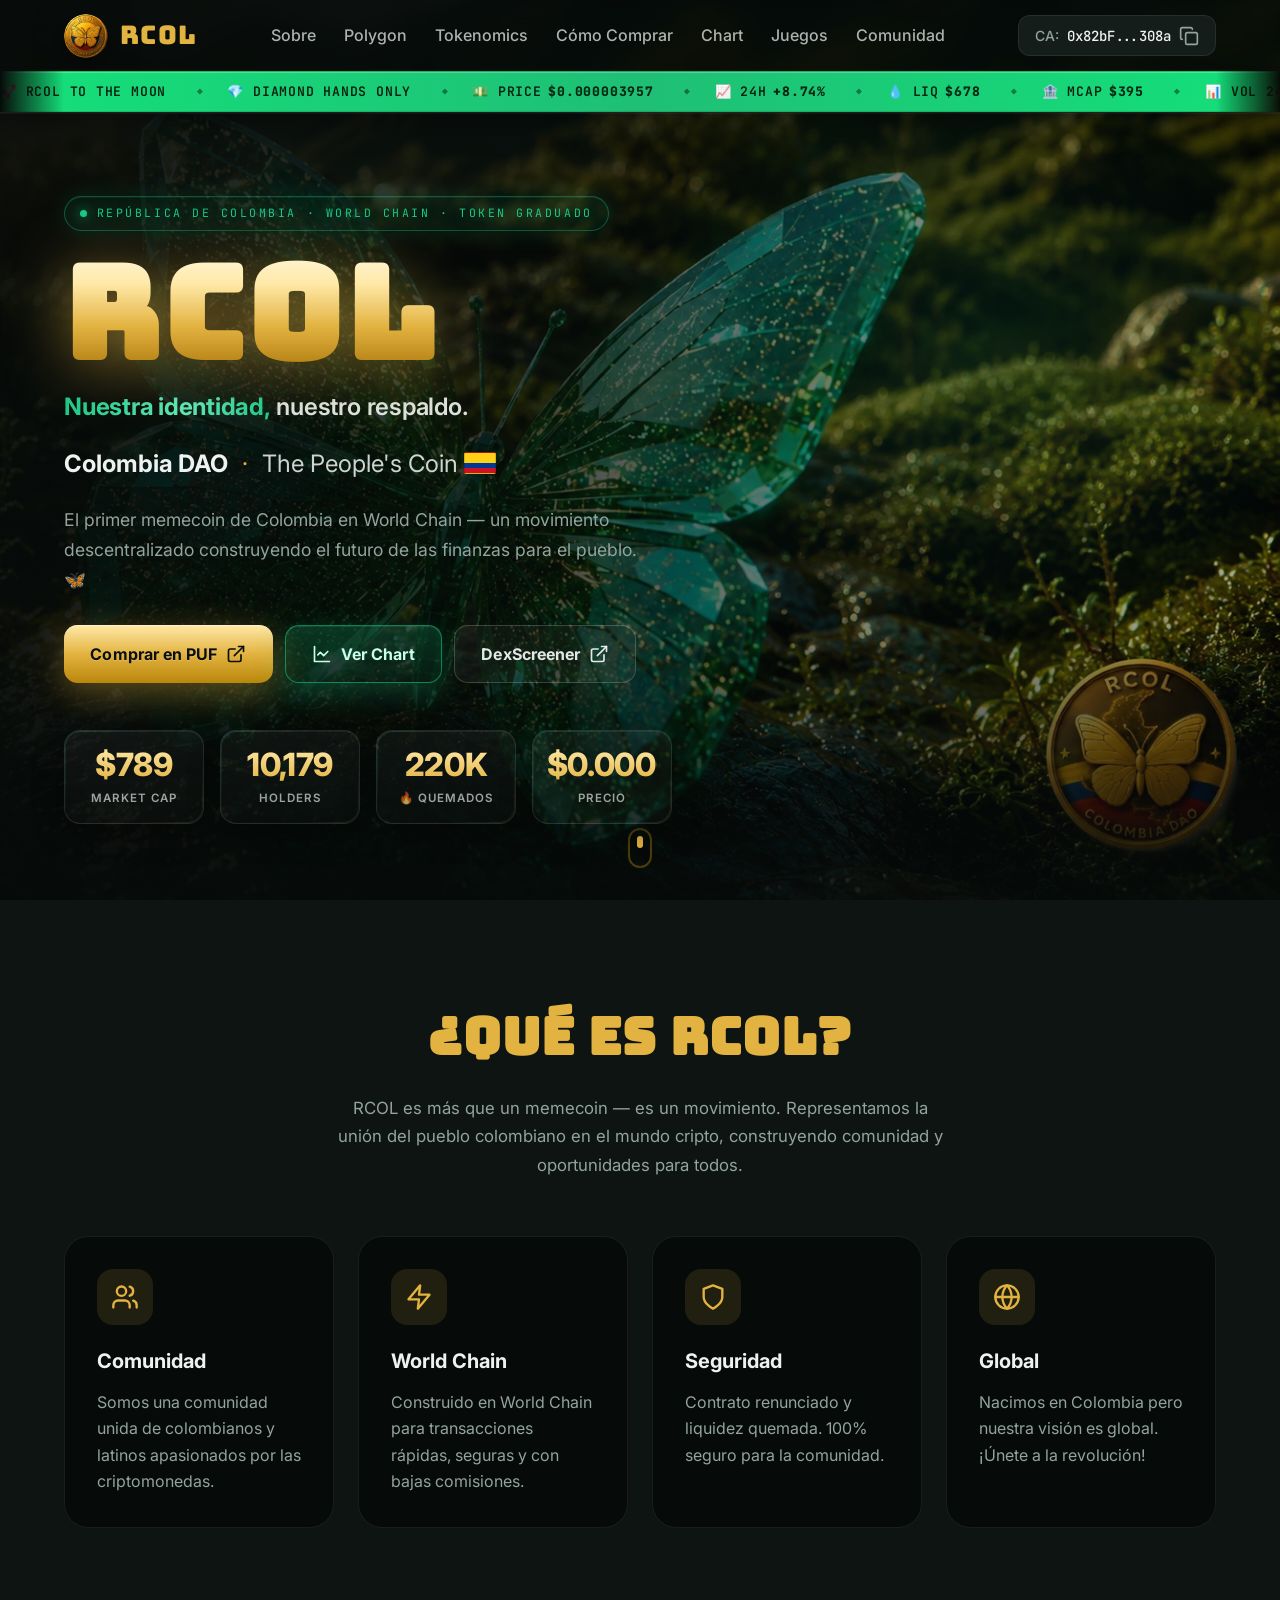
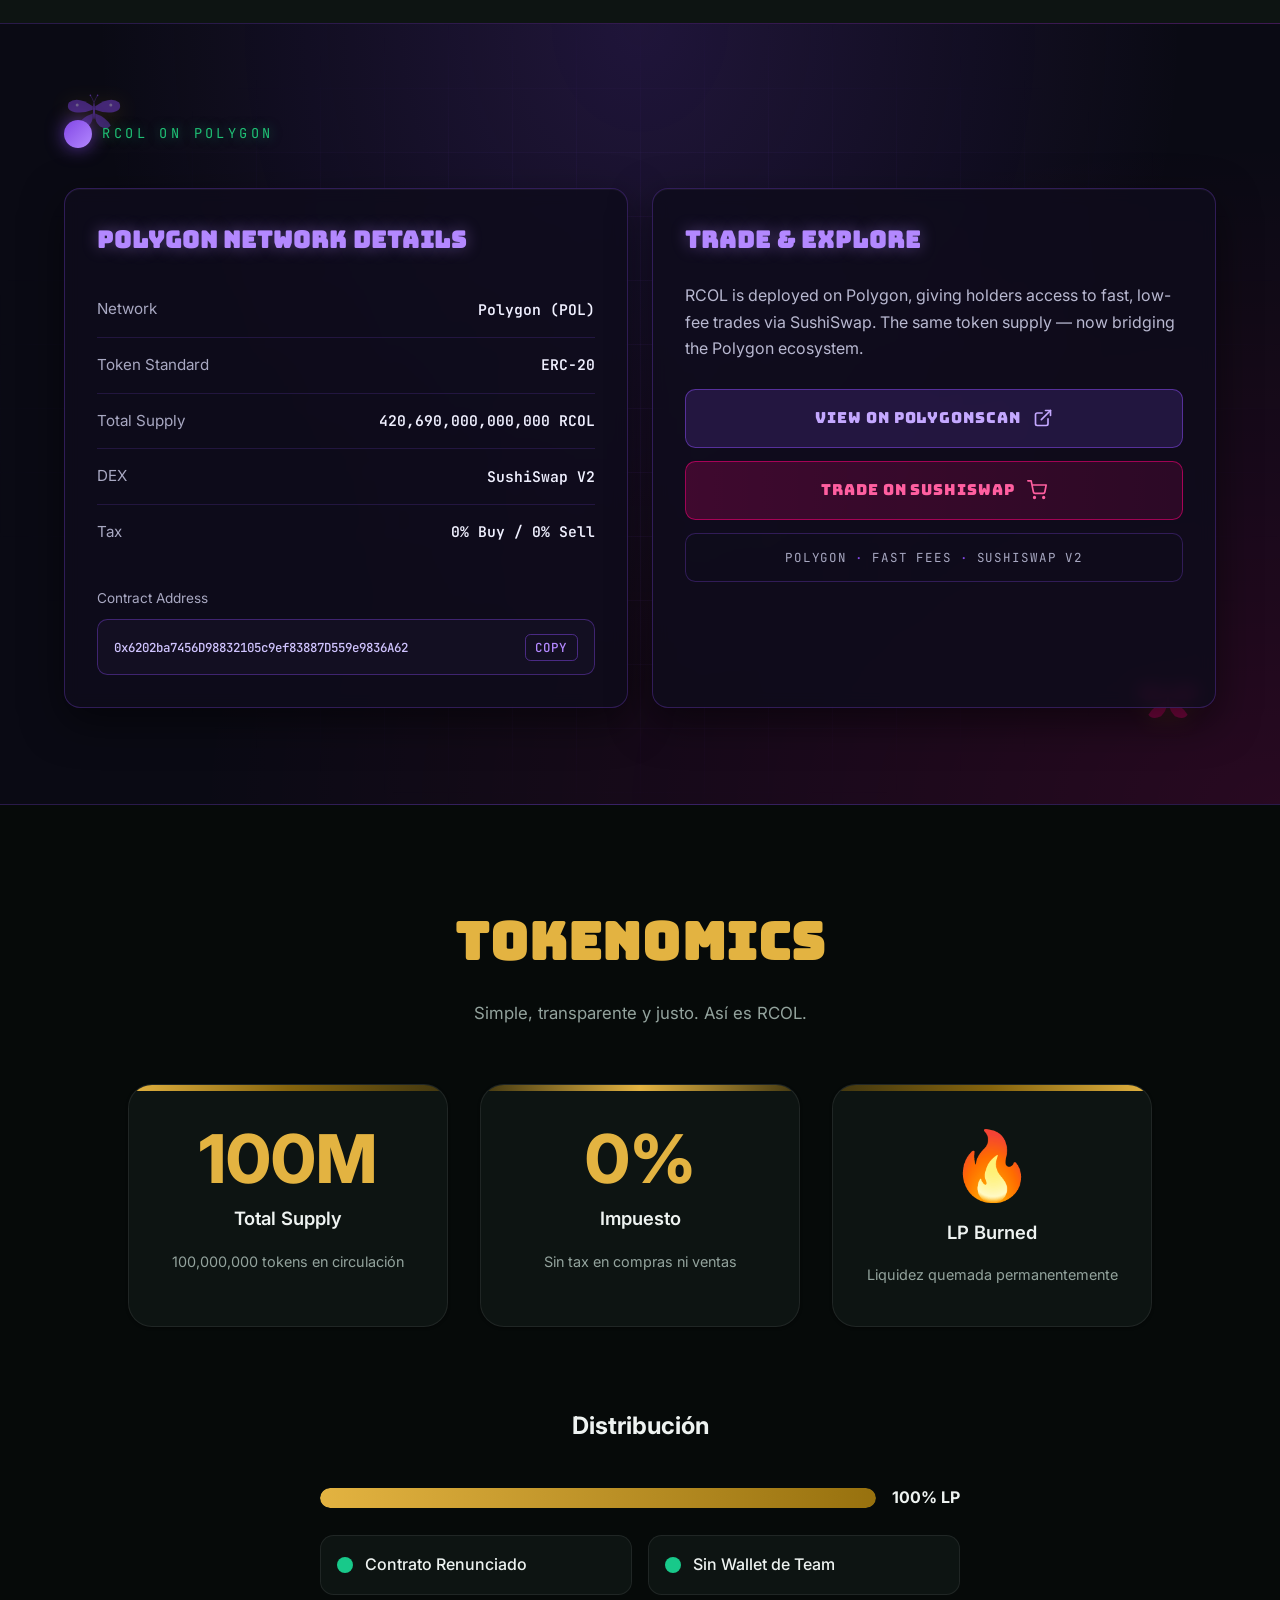
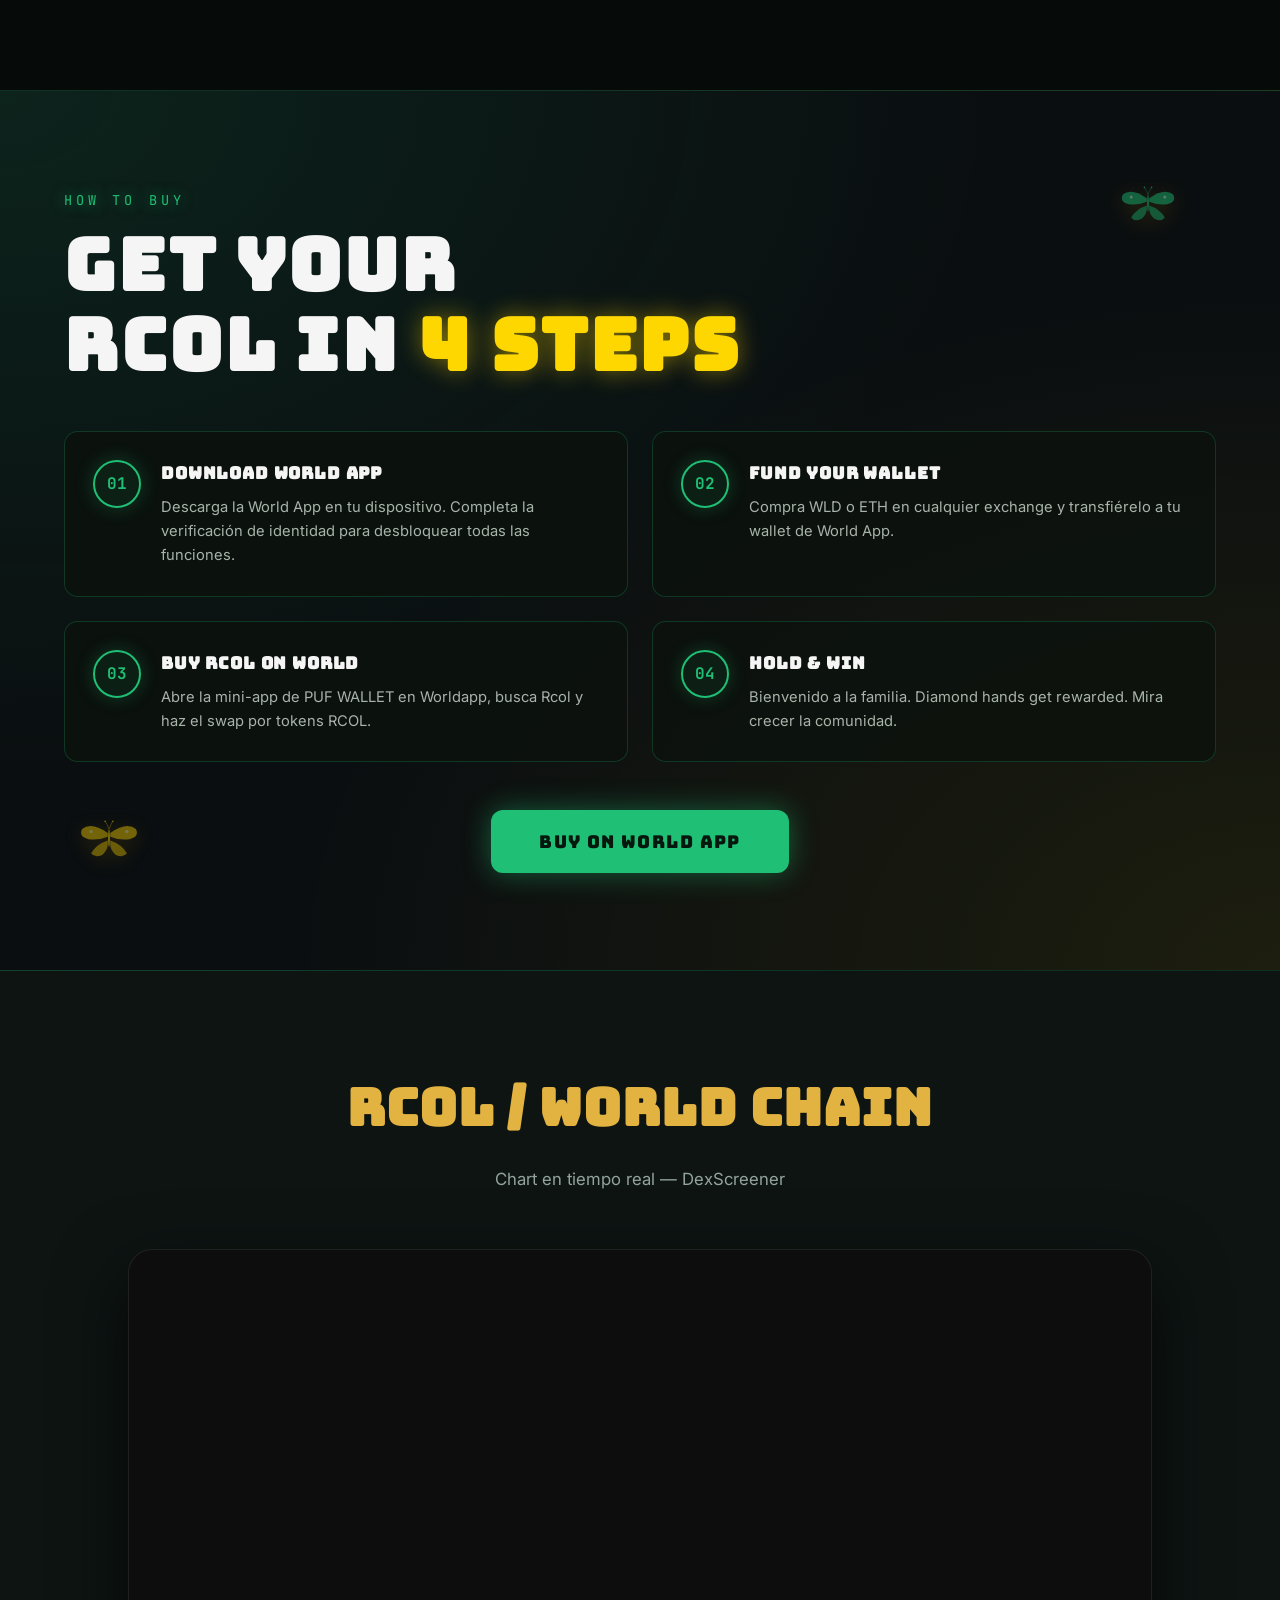
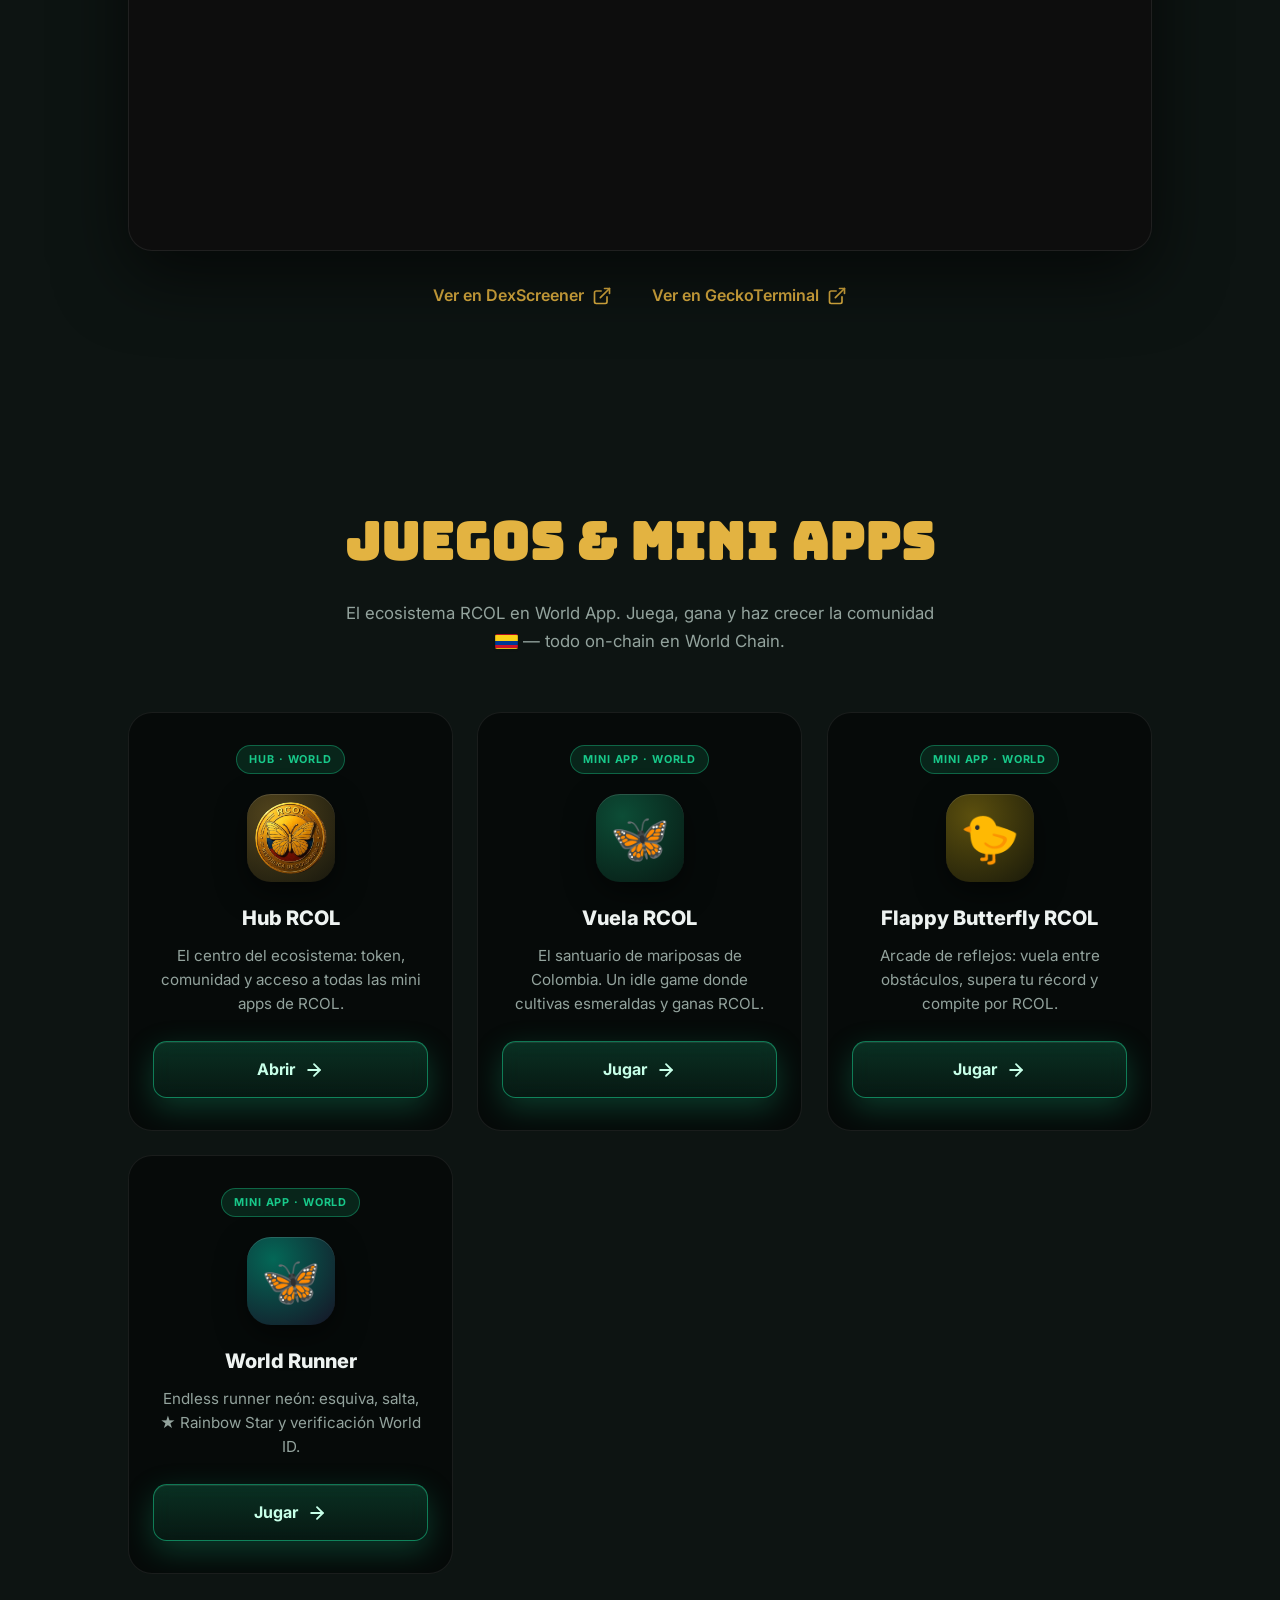
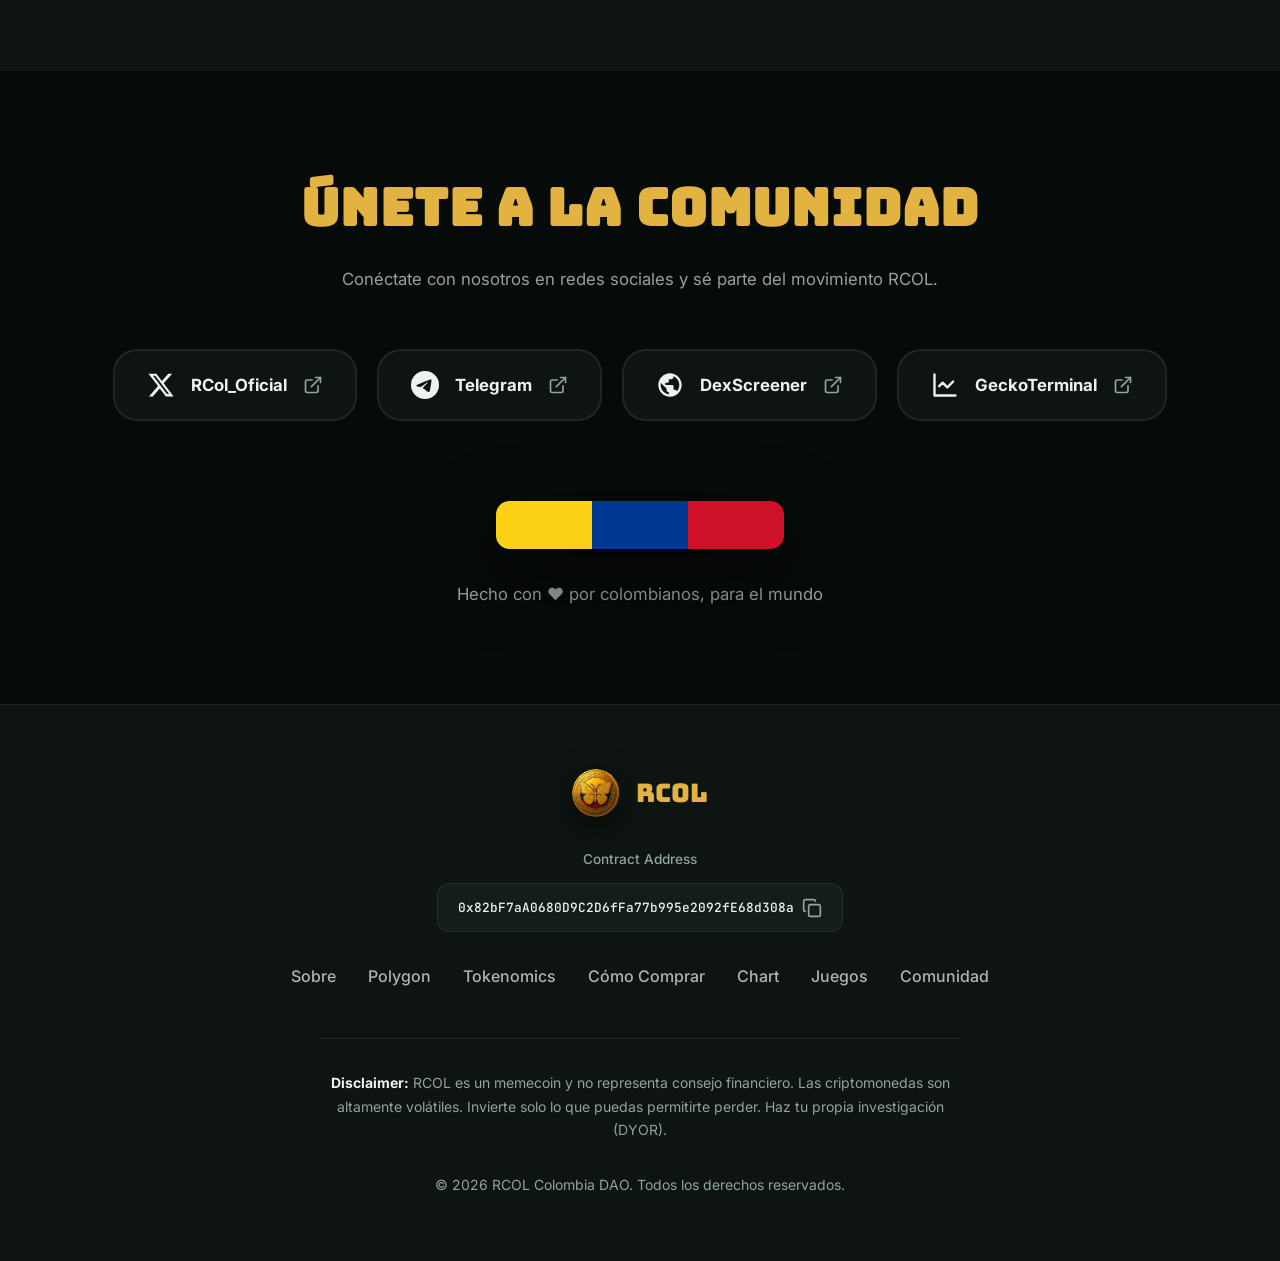
<file: index.html>
<!DOCTYPE html>
<html lang="es">
<head>
  <meta charset="UTF-8" />
  <meta name="viewport" content="width=device-width, initial-scale=1.0" />
  <meta name="theme-color" content="#060a09" />
  <title>RCOL — Colombia DAO · The People's Coin</title>
  <meta name="description" content="RCOL es el memecoin de Colombia. Una comunidad descentralizada construyendo el futuro de las finanzas para el pueblo colombiano." />
  <meta name="keywords" content="RCOL, Colombia, DAO, memecoin, crypto, World Chain, DeFi, Polygon, SushiSwap" />
  <meta name="author" content="RCOL Colombia DAO" />
  <link rel="canonical" href="https://rcol-fun.vercel.app/" />

  <meta property="og:site_name" content="RCOL — Colombia DAO" />
  <meta property="og:locale" content="es_CO" />
  <meta property="og:title" content="RCOL — Colombia DAO · The People's Coin" />
  <meta property="og:description" content="RCOL es el memecoin de Colombia. Una comunidad descentralizada construyendo el futuro." />
  <meta property="og:type" content="website" />
  <meta property="og:url" content="https://rcol-fun.vercel.app/" />
  <meta property="og:image" content="https://rcol-fun.vercel.app/assets/butterfly-hero.jpg" />
  <meta property="og:image:width" content="2048" />
  <meta property="og:image:height" content="1152" />

  <meta name="twitter:card" content="summary_large_image" />
  <meta name="twitter:title" content="RCOL — Colombia DAO" />
  <meta name="twitter:description" content="The People's Coin 🇨🇴" />
  <meta name="twitter:image" content="https://rcol-fun.vercel.app/assets/butterfly-hero.jpg" />

  <link rel="icon" type="image/png" href="assets/rcol-logo.png" />
  <link rel="apple-touch-icon" href="assets/rcol-logo.png" />

  <link rel="preconnect" href="https://fonts.googleapis.com" />
  <link rel="preconnect" href="https://fonts.gstatic.com" crossorigin />
  <link href="https://fonts.googleapis.com/css2?family=Bungee&family=Inter:wght@400;500;600;700;800&family=JetBrains+Mono:wght@400;500&display=swap" rel="stylesheet" />

  <link rel="stylesheet" href="styles.css" />

  <!-- Structured data (SEO) -->
  <script type="application/ld+json">
  {
    "@context": "https://schema.org",
    "@graph": [
      {
        "@type": "Organization",
        "@id": "https://rcol-fun.vercel.app/#organization",
        "name": "RCOL — Colombia DAO",
        "alternateName": "RCOL",
        "url": "https://rcol-fun.vercel.app/",
        "logo": "https://rcol-fun.vercel.app/assets/rcol-logo.png",
        "description": "RCOL es el memecoin de Colombia. Una comunidad descentralizada construyendo el futuro de las finanzas para el pueblo colombiano.",
        "sameAs": [
          "https://twitter.com/RCol_Oficial",
          "https://t.me/updatesDzc",
          "https://dexscreener.com/worldchain/0x82bF7aA0680D9C2D6fFa77b995e2092fE68d308a",
          "https://polygonscan.com/token/0x6202ba7456D98832105c9ef83887D559e9836A62"
        ]
      },
      {
        "@type": "WebSite",
        "@id": "https://rcol-fun.vercel.app/#website",
        "url": "https://rcol-fun.vercel.app/",
        "name": "RCOL — Colombia DAO · The People's Coin",
        "inLanguage": "es",
        "publisher": { "@id": "https://rcol-fun.vercel.app/#organization" }
      }
    ]
  }
  </script>
</head>
<body>
  <!-- ============ SVG SYMBOLS ============ -->
  <svg width="0" height="0" style="position:absolute" aria-hidden="true">
    <defs>
      <symbol id="butterfly-shape" viewBox="0 0 100 80">
        <!-- Body -->
        <ellipse cx="50" cy="40" rx="1.6" ry="14" fill="currentColor" opacity="0.9"/>
        <!-- Antennae -->
        <path d="M50 26 Q47 18 44 14" stroke="currentColor" stroke-width="1" fill="none" opacity="0.75"/>
        <path d="M50 26 Q53 18 56 14" stroke="currentColor" stroke-width="1" fill="none" opacity="0.75"/>
        <circle cx="44" cy="14" r="1.3" fill="currentColor"/>
        <circle cx="56" cy="14" r="1.3" fill="currentColor"/>
        <!-- Left upper wing -->
        <path d="M48 32 Q22 14 8 26 Q2 38 18 42 Q34 44 48 38 Z" fill="currentColor" opacity="0.85"/>
        <!-- Right upper wing -->
        <path d="M52 32 Q78 14 92 26 Q98 38 82 42 Q66 44 52 38 Z" fill="currentColor" opacity="0.85"/>
        <!-- Left lower wing -->
        <path d="M48 44 Q30 50 22 64 Q28 72 40 66 Q48 58 48 50 Z" fill="currentColor" opacity="0.75"/>
        <!-- Right lower wing -->
        <path d="M52 44 Q70 50 78 64 Q72 72 60 66 Q52 58 52 50 Z" fill="currentColor" opacity="0.75"/>
        <!-- Wing spots -->
        <circle cx="22" cy="30" r="2.5" fill="#fff" opacity="0.55"/>
        <circle cx="78" cy="30" r="2.5" fill="#fff" opacity="0.55"/>
      </symbol>
    </defs>
  </svg>

  <!-- ============ HEADER ============ -->
  <header class="site-header">
    <div class="container header-inner">
      <a href="#top" class="brand">
        <img src="assets/rcol-logo.png" alt="RCOL Logo" class="brand-logo" width="44" height="44" />
        <span class="brand-name">RCOL</span>
      </a>

      <nav class="nav-desktop" aria-label="Principal">
        <a href="#about">Sobre</a>
        <a href="#polygon">Polygon</a>
        <a href="#tokenomics">Tokenomics</a>
        <a href="#how-to-buy">Cómo Comprar</a>
        <a href="#chart">Chart</a>
        <a href="#juegos">Juegos</a>
        <a href="#community">Comunidad</a>
      </nav>

      <button class="ca-button" id="ca-button-header" type="button" aria-label="Copiar contract address">
        <span class="ca-label">CA:</span>
        <span class="ca-short" id="ca-short-header">0x82bF...308a</span>
        <svg class="icon icon-copy" viewBox="0 0 24 24" fill="none" stroke="currentColor" stroke-width="2" stroke-linecap="round" stroke-linejoin="round" aria-hidden="true">
          <rect width="14" height="14" x="8" y="8" rx="2" ry="2"/>
          <path d="M4 16c-1.1 0-2-.9-2-2V4c0-1.1.9-2 2-2h10c1.1 0 2 .9 2 2"/>
        </svg>
        <svg class="icon icon-check" viewBox="0 0 24 24" fill="none" stroke="currentColor" stroke-width="2.4" stroke-linecap="round" stroke-linejoin="round" aria-hidden="true">
          <polyline points="20 6 9 17 4 12"></polyline>
        </svg>
      </button>

      <button class="nav-toggle" id="nav-toggle" type="button" aria-label="Abrir menú" aria-expanded="false">
        <span></span><span></span><span></span>
      </button>
    </div>

    <!-- ============ LIVE TICKER ============ -->
    <div class="ticker" id="ticker" aria-label="Estadísticas RCOL en vivo">
      <div class="ticker-track">
        <!-- Group 1 -->
        <div class="ticker-group">
          <span class="tk-item">🚀 RCOL TO THE MOON</span>
          <span class="tk-item">💎 DIAMOND HANDS ONLY</span>
          <span class="tk-item">💵 PRICE <b class="tk-price">$0.000003957</b></span>
          <span class="tk-item">📈 24H <b class="tk-change">+8.74%</b></span>
          <span class="tk-item">💧 LIQ <b class="tk-liq">$678</b></span>
          <span class="tk-item">🏦 MCAP <b class="tk-mcap">$395</b></span>
          <span class="tk-item">📊 VOL 24H <b class="tk-vol">$72</b></span>
          <span class="tk-item">🔥 LP BURNED</span>
          <span class="tk-item">✅ RENOUNCED · 0% TAX</span>
          <span class="tk-item"><span class="co-flag" aria-hidden="true"></span> THE PEOPLE'S COIN</span>
        </div>
        <!-- Group 2 (clone for seamless loop) -->
        <div class="ticker-group" aria-hidden="true">
          <span class="tk-item">🚀 RCOL TO THE MOON</span>
          <span class="tk-item">💎 DIAMOND HANDS ONLY</span>
          <span class="tk-item">💵 PRICE <b class="tk-price">$0.000003957</b></span>
          <span class="tk-item">📈 24H <b class="tk-change">+8.74%</b></span>
          <span class="tk-item">💧 LIQ <b class="tk-liq">$678</b></span>
          <span class="tk-item">🏦 MCAP <b class="tk-mcap">$395</b></span>
          <span class="tk-item">📊 VOL 24H <b class="tk-vol">$72</b></span>
          <span class="tk-item">🔥 LP BURNED</span>
          <span class="tk-item">✅ RENOUNCED · 0% TAX</span>
          <span class="tk-item"><span class="co-flag" aria-hidden="true"></span> THE PEOPLE'S COIN</span>
        </div>
      </div>
    </div>

    <nav class="nav-mobile" id="nav-mobile" aria-label="Menú móvil">
      <a href="#about">Sobre</a>
      <a href="#polygon">Polygon</a>
      <a href="#tokenomics">Tokenomics</a>
      <a href="#how-to-buy">Cómo Comprar</a>
      <a href="#chart">Chart</a>
      <a href="#juegos">Juegos</a>
      <a href="#community">Comunidad</a>
    </nav>
  </header>

  <main id="top">
    <!-- ============ HERO ============ -->
    <section class="hero">
      <div class="hero-bg">
        <div class="blob blob-1"></div>
        <div class="blob blob-2"></div>
        <div class="blob blob-3"></div>

        <!-- Floating butterflies -->
        <svg class="butterfly butterfly-1" viewBox="0 0 100 80" aria-hidden="true">
          <use href="#butterfly-shape" />
        </svg>
        <svg class="butterfly butterfly-2" viewBox="0 0 100 80" aria-hidden="true">
          <use href="#butterfly-shape" />
        </svg>
        <svg class="butterfly butterfly-3" viewBox="0 0 100 80" aria-hidden="true">
          <use href="#butterfly-shape" />
        </svg>
        <svg class="butterfly butterfly-4" viewBox="0 0 100 80" aria-hidden="true">
          <use href="#butterfly-shape" />
        </svg>
        <svg class="butterfly butterfly-5" viewBox="0 0 100 80" aria-hidden="true">
          <use href="#butterfly-shape" />
        </svg>

        <!-- Andes silhouette (subtle depth + parallax) -->
        <svg class="andes" viewBox="0 0 1440 220" preserveAspectRatio="xMidYMax slice" aria-hidden="true">
          <path class="andes-back" data-parallax="0.06"
            d="M0,170 L120,95 L240,150 L360,80 L480,140 L600,70 L720,135 L840,90 L960,145 L1080,80 L1200,135 L1320,95 L1440,150 L1440,220 L0,220 Z" />
          <path class="andes-front" data-parallax="0.14"
            d="M0,220 L160,120 L300,180 L440,105 L600,175 L760,100 L900,170 L1060,120 L1220,185 L1380,125 L1440,165 L1440,220 L0,220 Z" />
        </svg>
      </div>

      <!-- Wallpaper full-bleed: mariposa esmeralda 2K -->
      <picture class="hero-wallpaper" aria-hidden="true">
        <source media="(min-width: 768px)" srcset="assets/butterfly-hero.jpg" />
        <img src="assets/butterfly-hero.jpg"
             onerror="this.onerror=null; this.src='assets/butterfly-hero-fallback.webp';"
             alt="" fetchpriority="high" />
      </picture>

      <!-- Overlay degradado para legibilidad del texto -->
      <div class="hero-overlay" aria-hidden="true"></div>

      <div class="container hero-inner">
        <div class="hero-content">
          <span class="hero-eyebrow">
            <span class="dot-live"></span>
            República de Colombia · World Chain · Token Graduado
          </span>

          <h1 class="hero-title">
            RCOL
            <span class="sr-only"> — Colombia DAO, The People's Coin de Colombia en World Chain</span>
          </h1>

          <p class="hero-tagline">
            <span class="tagline-accent">Nuestra identidad,</span> nuestro respaldo.
          </p>

          <p class="hero-subtitle">
            <strong>Colombia DAO</strong>
            <span class="sep">·</span>
            <span>The People's Coin</span>
            <span class="co-flag" role="img" aria-label="Bandera de Colombia"></span>
          </p>

          <p class="hero-desc">
            El primer memecoin de Colombia en World Chain — un movimiento descentralizado
            construyendo el futuro de las finanzas para el pueblo. 🦋
          </p>

          <div class="hero-cta">
            <a class="btn btn-primary"
               href="https://world.org/mini-app?app_id=app_e5ba7c3061400e361f98ce44d8b1b9c4&path=/token/0x82bf7aa0680d9c2d6ffa77b995e2092fe68d308a"
               target="_blank" rel="noopener noreferrer">
              Comprar en PUF
              <svg class="icon" viewBox="0 0 24 24" fill="none" stroke="currentColor" stroke-width="2" stroke-linecap="round" stroke-linejoin="round"><path d="M18 13v6a2 2 0 0 1-2 2H5a2 2 0 0 1-2-2V8a2 2 0 0 1 2-2h6"/><polyline points="15 3 21 3 21 9"/><line x1="10" y1="14" x2="21" y2="3"/></svg>
            </a>
            <a class="btn btn-secondary"
               href="https://www.geckoterminal.com/world-chain/pools/0xe5f1c6b95cf182b09807b73f21f622fae08dd439"
               target="_blank" rel="noopener noreferrer">
              <svg class="icon" viewBox="0 0 24 24" fill="none" stroke="currentColor" stroke-width="2" stroke-linecap="round" stroke-linejoin="round"><path d="M3 3v18h18"/><path d="m19 9-5 5-4-4-3 3"/></svg>
              Ver Chart
            </a>
            <a class="btn btn-ghost"
               href="https://dexscreener.com/worldchain/0x82bF7aA0680D9C2D6fFa77b995e2092fE68d308a"
               target="_blank" rel="noopener noreferrer">
              DexScreener
              <svg class="icon" viewBox="0 0 24 24" fill="none" stroke="currentColor" stroke-width="2" stroke-linecap="round" stroke-linejoin="round"><path d="M18 13v6a2 2 0 0 1-2 2H5a2 2 0 0 1-2-2V8a2 2 0 0 1 2-2h6"/><polyline points="15 3 21 3 21 9"/><line x1="10" y1="14" x2="21" y2="3"/></svg>
            </a>
          </div>

          <div class="hero-stats">
            <div class="stat-card">
              <p class="stat-num" id="stat-mcap">$789</p>
              <p class="stat-label">Market Cap</p>
            </div>
            <div class="stat-card">
              <p class="stat-num" id="stat-holders">10,179</p>
              <p class="stat-label">Holders</p>
            </div>
            <div class="stat-card">
              <p class="stat-num" id="stat-burned">220K</p>
              <p class="stat-label">🔥 Quemados</p>
            </div>
            <div class="stat-card">
              <p class="stat-num" id="stat-price">$0.0000079</p>
              <p class="stat-label">Precio</p>
            </div>
          </div>
        </div>
      </div>

      <a href="#about" class="scroll-indicator" aria-label="Bajar">
        <span></span>
      </a>
    </section>

    <!-- ============ ABOUT ============ -->
    <section id="about" class="about">
      <div class="container">
        <header class="section-head">
          <h2 class="section-title">¿Qué es RCOL?</h2>
          <p class="section-sub">
            RCOL es más que un memecoin — es un movimiento. Representamos la unión del pueblo colombiano
            en el mundo cripto, construyendo comunidad y oportunidades para todos.
          </p>
        </header>

        <div class="feature-grid">
          <article class="feature">
            <div class="feature-icon">
              <svg viewBox="0 0 24 24" fill="none" stroke="currentColor" stroke-width="2" stroke-linecap="round" stroke-linejoin="round"><path d="M16 21v-2a4 4 0 0 0-4-4H6a4 4 0 0 0-4 4v2"/><circle cx="9" cy="7" r="4"/><path d="M22 21v-2a4 4 0 0 0-3-3.87"/><path d="M16 3.13a4 4 0 0 1 0 7.75"/></svg>
            </div>
            <h3>Comunidad</h3>
            <p>Somos una comunidad unida de colombianos y latinos apasionados por las criptomonedas.</p>
          </article>

          <article class="feature">
            <div class="feature-icon">
              <svg viewBox="0 0 24 24" fill="none" stroke="currentColor" stroke-width="2" stroke-linecap="round" stroke-linejoin="round"><polygon points="13 2 3 14 12 14 11 22 21 10 12 10 13 2"/></svg>
            </div>
            <h3>World Chain</h3>
            <p>Construido en World Chain para transacciones rápidas, seguras y con bajas comisiones.</p>
          </article>

          <article class="feature">
            <div class="feature-icon">
              <svg viewBox="0 0 24 24" fill="none" stroke="currentColor" stroke-width="2" stroke-linecap="round" stroke-linejoin="round"><path d="M12 22s8-4 8-10V5l-8-3-8 3v7c0 6 8 10 8 10z"/></svg>
            </div>
            <h3>Seguridad</h3>
            <p>Contrato renunciado y liquidez quemada. 100% seguro para la comunidad.</p>
          </article>

          <article class="feature">
            <div class="feature-icon">
              <svg viewBox="0 0 24 24" fill="none" stroke="currentColor" stroke-width="2" stroke-linecap="round" stroke-linejoin="round"><circle cx="12" cy="12" r="10"/><line x1="2" y1="12" x2="22" y2="12"/><path d="M12 2a15.3 15.3 0 0 1 4 10 15.3 15.3 0 0 1-4 10 15.3 15.3 0 0 1-4-10 15.3 15.3 0 0 1 4-10z"/></svg>
            </div>
            <h3>Global</h3>
            <p>Nacimos en Colombia pero nuestra visión es global. ¡Únete a la revolución!</p>
          </article>
        </div>
      </div>
    </section>

    <!-- ============ POLYGON ============ -->
    <section id="polygon" class="polygon">
      <!-- Decorative butterflies -->
      <svg class="butterfly butterfly-pg-1" viewBox="0 0 100 80" aria-hidden="true"><use href="#butterfly-shape"/></svg>
      <svg class="butterfly butterfly-pg-2" viewBox="0 0 100 80" aria-hidden="true"><use href="#butterfly-shape"/></svg>

      <div class="container">
        <header class="polygon-eyebrow">
          <span class="polygon-dot"></span>
          <span class="eyebrow-text">RCOL ON POLYGON</span>
        </header>

        <div class="polygon-grid">
          <article class="polygon-card">
            <h3 class="polygon-title">Polygon Network Details</h3>
            <dl class="polygon-list">
              <div class="polygon-row">
                <dt>Network</dt>
                <dd>Polygon (POL)</dd>
              </div>
              <div class="polygon-row">
                <dt>Token Standard</dt>
                <dd>ERC-20</dd>
              </div>
              <div class="polygon-row">
                <dt>Total Supply</dt>
                <dd>420,690,000,000,000 RCOL</dd>
              </div>
              <div class="polygon-row">
                <dt>DEX</dt>
                <dd>SushiSwap V2</dd>
              </div>
              <div class="polygon-row">
                <dt>Tax</dt>
                <dd>0% Buy / 0% Sell</dd>
              </div>
            </dl>

            <div class="polygon-ca">
              <span class="polygon-ca-label">Contract Address</span>
              <button class="ca-button ca-polygon" data-address="0x6202ba7456D98832105c9ef83887D559e9836A62" type="button" aria-label="Copiar contract address de Polygon">
                <span class="ca-polygon-text">0x6202ba7456D98832105c9ef83887D559e9836A62</span>
                <span class="ca-copy-text">COPY</span>
                <span class="ca-copied-text">COPIED</span>
              </button>
            </div>
          </article>

          <article class="polygon-card">
            <h3 class="polygon-title">Trade &amp; Explore</h3>
            <p class="polygon-desc">
              RCOL is deployed on Polygon, giving holders access to fast, low-fee
              trades via SushiSwap. The same token supply — now bridging the
              Polygon ecosystem.
            </p>

            <div class="polygon-actions">
              <a class="btn-polygon btn-polygon-primary"
                 href="https://polygonscan.com/token/0x6202ba7456D98832105c9ef83887D559e9836A62"
                 target="_blank" rel="noopener noreferrer">
                <span>VIEW ON POLYGONSCAN</span>
                <svg class="icon" viewBox="0 0 24 24" fill="none" stroke="currentColor" stroke-width="2" stroke-linecap="round" stroke-linejoin="round"><path d="M18 13v6a2 2 0 0 1-2 2H5a2 2 0 0 1-2-2V8a2 2 0 0 1 2-2h6"/><polyline points="15 3 21 3 21 9"/><line x1="10" y1="14" x2="21" y2="3"/></svg>
              </a>
              <a class="btn-polygon btn-polygon-sushi"
                 href="https://www.sushi.com/polygon/swap?token0=NATIVE&token1=0x6202ba7456D98832105c9ef83887D559e9836A62"
                 target="_blank" rel="noopener noreferrer">
                <span>TRADE ON SUSHISWAP</span>
                <svg class="icon" viewBox="0 0 24 24" fill="none" stroke="currentColor" stroke-width="2" stroke-linecap="round" stroke-linejoin="round"><circle cx="9" cy="21" r="1"/><circle cx="20" cy="21" r="1"/><path d="M1 1h4l2.68 13.39a2 2 0 0 0 2 1.61h9.72a2 2 0 0 0 2-1.61L23 6H6"/></svg>
              </a>
              <div class="btn-polygon btn-polygon-tags">
                <span>POLYGON</span><span class="dot-sep">·</span>
                <span>FAST FEES</span><span class="dot-sep">·</span>
                <span>SUSHISWAP V2</span>
              </div>
            </div>
          </article>
        </div>
      </div>
    </section>

    <!-- ============ TOKENOMICS ============ -->
    <section id="tokenomics" class="tokenomics">
      <div class="container">
        <header class="section-head">
          <h2 class="section-title">Tokenomics</h2>
          <p class="section-sub">Simple, transparente y justo. Así es RCOL.</p>
        </header>

        <div class="token-grid">
          <article class="token-card">
            <div class="token-bar"></div>
            <div class="token-num">100M</div>
            <div class="token-label">Total Supply</div>
            <p class="token-desc">100,000,000 tokens en circulación</p>
          </article>

          <article class="token-card">
            <div class="token-bar token-bar-2"></div>
            <div class="token-num">0%</div>
            <div class="token-label">Impuesto</div>
            <p class="token-desc">Sin tax en compras ni ventas</p>
          </article>

          <article class="token-card">
            <div class="token-bar token-bar-3"></div>
            <div class="token-num token-emoji">🔥</div>
            <div class="token-label">LP Burned</div>
            <p class="token-desc">Liquidez quemada permanentemente</p>
          </article>
        </div>

        <div class="distribution">
          <h3>Distribución</h3>
          <div class="dist-bar-wrap">
            <div class="dist-bar"><div class="dist-fill"></div></div>
            <span class="dist-label">100% LP</span>
          </div>
          <div class="dist-checks">
            <div class="dist-check">
              <span class="dot"></span>
              <span>Contrato Renunciado</span>
            </div>
            <div class="dist-check">
              <span class="dot"></span>
              <span>Sin Wallet de Team</span>
            </div>
          </div>
        </div>
      </div>
    </section>

    <!-- ============ HOW TO BUY ============ -->
    <section id="how-to-buy" class="how-to-buy">
      <svg class="butterfly butterfly-htb-1" viewBox="0 0 100 80" aria-hidden="true"><use href="#butterfly-shape"/></svg>
      <svg class="butterfly butterfly-htb-2" viewBox="0 0 100 80" aria-hidden="true"><use href="#butterfly-shape"/></svg>

      <div class="container">
        <header class="htb-head">
          <span class="htb-eyebrow">HOW TO BUY</span>
          <h2 class="htb-title">
            <span class="htb-line-1">GET YOUR</span>
            <span class="htb-line-2">RCOL IN <span class="htb-accent">4 STEPS</span></span>
          </h2>
        </header>

        <div class="htb-grid">
          <article class="htb-step">
            <span class="htb-num">01</span>
            <div class="htb-body">
              <h3>DOWNLOAD WORLD APP</h3>
              <p>Descarga la World App en tu dispositivo. Completa la verificación de identidad para desbloquear todas las funciones.</p>
            </div>
          </article>

          <article class="htb-step">
            <span class="htb-num">02</span>
            <div class="htb-body">
              <h3>FUND YOUR WALLET</h3>
              <p>Compra WLD o ETH en cualquier exchange y transfiérelo a tu wallet de World App.</p>
            </div>
          </article>

          <article class="htb-step">
            <span class="htb-num">03</span>
            <div class="htb-body">
              <h3>BUY RCOL ON WORLD</h3>
              <p>Abre la mini-app de PUF WALLET en Worldapp, busca Rcol  y haz el swap por tokens RCOL.</p>
            </div>
          </article>

          <article class="htb-step">
            <span class="htb-num">04</span>
            <div class="htb-body">
              <h3>HOLD &amp; WIN</h3>
              <p>Bienvenido a la familia. Diamond hands get rewarded. Mira crecer la comunidad.</p>
            </div>
          </article>
        </div>

        <div class="htb-cta">
          <a class="btn-htb"
             href="https://world.org/mini-app?app_id=app_e5ba7c3061400e361f98ce44d8b1b9c4&path=/token/0x82bf7aa0680d9c2d6ffa77b995e2092fe68d308a"
             target="_blank" rel="noopener noreferrer">
            BUY ON WORLD APP
          </a>
        </div>
      </div>
    </section>

    <!-- ============ CHART ============ -->
    <section id="chart" class="chart-section">
      <div class="container">
        <header class="section-head">
          <h2 class="section-title">RCOL / World Chain</h2>
          <p class="section-sub">Chart en tiempo real — DexScreener</p>
        </header>

        <div class="chart-wrap">
          <iframe
            src="https://dexscreener.com/worldchain/0x82bF7aA0680D9C2D6fFa77b995e2092fE68d308a?embed=1&theme=dark&info=0"
            title="RCOL DexScreener Chart"
            loading="lazy"
            allowfullscreen></iframe>
        </div>

        <div class="chart-link">
          <a href="https://dexscreener.com/worldchain/0x82bF7aA0680D9C2D6fFa77b995e2092fE68d308a"
             target="_blank" rel="noopener noreferrer">
            Ver en DexScreener
            <svg class="icon" viewBox="0 0 24 24" fill="none" stroke="currentColor" stroke-width="2" stroke-linecap="round" stroke-linejoin="round"><path d="M18 13v6a2 2 0 0 1-2 2H5a2 2 0 0 1-2-2V8a2 2 0 0 1 2-2h6"/><polyline points="15 3 21 3 21 9"/><line x1="10" y1="14" x2="21" y2="3"/></svg>
          </a>
          <a href="https://www.geckoterminal.com/world-chain/pools/0xe5f1c6b95cf182b09807b73f21f622fae08dd439"
             target="_blank" rel="noopener noreferrer">
            Ver en GeckoTerminal
            <svg class="icon" viewBox="0 0 24 24" fill="none" stroke="currentColor" stroke-width="2" stroke-linecap="round" stroke-linejoin="round"><path d="M18 13v6a2 2 0 0 1-2 2H5a2 2 0 0 1-2-2V8a2 2 0 0 1 2-2h6"/><polyline points="15 3 21 3 21 9"/><line x1="10" y1="14" x2="21" y2="3"/></svg>
          </a>
        </div>
      </div>
    </section>

    <!-- ============ JUEGOS / MINI APPS ============ -->
    <section id="juegos" class="games">
      <div class="container">
        <header class="section-head">
          <h2 class="section-title">Juegos &amp; Mini Apps</h2>
          <p class="section-sub">
            El ecosistema RCOL en World App. Juega, gana y haz crecer la comunidad
            <span class="co-flag" aria-hidden="true"></span> — todo on-chain en World Chain.
          </p>
        </header>

        <div class="games-grid">
          <!-- Hub RCOL -->
          <a class="game-card" href="juegos/hub.html">
            <span class="game-badge">Hub · World</span>
            <div class="game-art game-art-hub" aria-hidden="true">
              <img src="assets/rcol-logo.png" alt="" width="72" height="72" />
            </div>
            <h3 class="game-title">Hub RCOL</h3>
            <p class="game-desc">El centro del ecosistema: token, comunidad y acceso a todas las mini apps de RCOL.</p>
            <span class="game-cta btn btn-secondary">Abrir <svg class="icon" viewBox="0 0 24 24" fill="none" stroke="currentColor" stroke-width="2.2" stroke-linecap="round" stroke-linejoin="round" aria-hidden="true"><path d="M5 12h14"/><path d="m12 5 7 7-7 7"/></svg></span>
          </a>

          <!-- Vuela RCOL -->
          <a class="game-card" href="juegos/vuela.html">
            <span class="game-badge">Mini App · World</span>
            <div class="game-art game-art-vuela" aria-hidden="true">
              <span class="game-emoji">🦋</span>
            </div>
            <h3 class="game-title">Vuela RCOL</h3>
            <p class="game-desc">El santuario de mariposas de Colombia. Un idle game donde cultivas esmeraldas y ganas RCOL.</p>
            <span class="game-cta btn btn-secondary">Jugar <svg class="icon" viewBox="0 0 24 24" fill="none" stroke="currentColor" stroke-width="2.2" stroke-linecap="round" stroke-linejoin="round" aria-hidden="true"><path d="M5 12h14"/><path d="m12 5 7 7-7 7"/></svg></span>
          </a>

          <!-- Flappy Butterfly RCOL -->
          <a class="game-card" href="juegos/flappy.html">
            <span class="game-badge">Mini App · World</span>
            <div class="game-art game-art-flappy" aria-hidden="true">
              <span class="game-emoji">🐤</span>
            </div>
            <h3 class="game-title">Flappy Butterfly RCOL</h3>
            <p class="game-desc">Arcade de reflejos: vuela entre obstáculos, supera tu récord y compite por RCOL.</p>
            <span class="game-cta btn btn-secondary">Jugar <svg class="icon" viewBox="0 0 24 24" fill="none" stroke="currentColor" stroke-width="2.2" stroke-linecap="round" stroke-linejoin="round" aria-hidden="true"><path d="M5 12h14"/><path d="m12 5 7 7-7 7"/></svg></span>
          </a>

          <!-- World Runner -->
          <a class="game-card" href="juegos/world-runner.html">
            <span class="game-badge">Mini App · World</span>
            <div class="game-art game-art-runner" aria-hidden="true">
              <span class="game-emoji">🦋</span>
            </div>
            <h3 class="game-title">World Runner</h3>
            <p class="game-desc">Endless runner neón: esquiva, salta, ★ Rainbow Star y verificación World ID.</p>
            <span class="game-cta btn btn-secondary">Jugar <svg class="icon" viewBox="0 0 24 24" fill="none" stroke="currentColor" stroke-width="2.2" stroke-linecap="round" stroke-linejoin="round" aria-hidden="true"><path d="M5 12h14"/><path d="m12 5 7 7-7 7"/></svg></span>
          </a>
        </div>
      </div>
    </section>

    <!-- ============ COMMUNITY ============ -->
    <section id="community" class="community">
      <div class="container">
        <header class="section-head">
          <h2 class="section-title">Únete a la Comunidad</h2>
          <p class="section-sub">
            Conéctate con nosotros en redes sociales y sé parte del movimiento RCOL.
          </p>
        </header>

        <div class="social-grid">
          <a class="social-card" href="https://twitter.com/RCol_Oficial" target="_blank" rel="noopener noreferrer">
            <svg class="social-icon" viewBox="0 0 24 24" fill="currentColor"><path d="M18.244 2.25h3.308l-7.227 8.26 8.502 11.24H16.17l-5.214-6.817L4.99 21.75H1.68l7.73-8.835L1.254 2.25H8.08l4.713 6.231zm-1.161 17.52h1.833L7.084 4.126H5.117z"/></svg>
            <span>RCol_Oficial</span>
            <svg class="icon ext" viewBox="0 0 24 24" fill="none" stroke="currentColor" stroke-width="2" stroke-linecap="round" stroke-linejoin="round"><path d="M18 13v6a2 2 0 0 1-2 2H5a2 2 0 0 1-2-2V8a2 2 0 0 1 2-2h6"/><polyline points="15 3 21 3 21 9"/><line x1="10" y1="14" x2="21" y2="3"/></svg>
          </a>

          <a class="social-card" href="https://t.me/updatesDzc" target="_blank" rel="noopener noreferrer">
            <svg class="social-icon" viewBox="0 0 24 24" fill="currentColor"><path d="M11.944 0A12 12 0 0 0 0 12a12 12 0 0 0 12 12 12 12 0 0 0 12-12A12 12 0 0 0 12 0a12 12 0 0 0-.056 0zm4.962 7.224c.1-.002.321.023.465.14a.506.506 0 0 1 .171.325c.016.093.036.306.02.472-.18 1.898-.962 6.502-1.36 8.627-.168.9-.499 1.201-.82 1.23-.696.065-1.225-.46-1.9-.902-1.056-.693-1.653-1.124-2.678-1.8-1.185-.78-.417-1.21.258-1.91.177-.184 3.247-2.977 3.307-3.23.007-.032.014-.15-.056-.212s-.174-.041-.249-.024c-.106.024-1.793 1.14-5.061 3.345-.48.33-.913.49-1.302.48-.428-.008-1.252-.241-1.865-.44-.752-.245-1.349-.374-1.297-.789.027-.216.325-.437.893-.663 3.498-1.524 5.83-2.529 6.998-3.014 3.332-1.386 4.025-1.627 4.476-1.635z"/></svg>
            <span>Telegram</span>
            <svg class="icon ext" viewBox="0 0 24 24" fill="none" stroke="currentColor" stroke-width="2" stroke-linecap="round" stroke-linejoin="round"><path d="M18 13v6a2 2 0 0 1-2 2H5a2 2 0 0 1-2-2V8a2 2 0 0 1 2-2h6"/><polyline points="15 3 21 3 21 9"/><line x1="10" y1="14" x2="21" y2="3"/></svg>
          </a>

          <a class="social-card" href="https://dexscreener.com/worldchain/0x82bF7aA0680D9C2D6fFa77b995e2092fE68d308a" target="_blank" rel="noopener noreferrer">
            <svg class="social-icon" viewBox="0 0 24 24" fill="currentColor"><path d="M12 2C6.48 2 2 6.48 2 12s4.48 10 10 10 10-4.48 10-10S17.52 2 12 2zm-1 17.93c-3.95-.49-7-3.85-7-7.93 0-.62.08-1.21.21-1.79L9 15v1c0 1.1.9 2 2 2v1.93zm6.9-2.54c-.26-.81-1-1.39-1.9-1.39h-1v-3c0-.55-.45-1-1-1H8v-2h2c.55 0 1-.45 1-1V7h2c1.1 0 2-.9 2-2v-.41c2.93 1.19 5 4.06 5 7.41 0 2.08-.8 3.97-2.1 5.39z"/></svg>
            <span>DexScreener</span>
            <svg class="icon ext" viewBox="0 0 24 24" fill="none" stroke="currentColor" stroke-width="2" stroke-linecap="round" stroke-linejoin="round"><path d="M18 13v6a2 2 0 0 1-2 2H5a2 2 0 0 1-2-2V8a2 2 0 0 1 2-2h6"/><polyline points="15 3 21 3 21 9"/><line x1="10" y1="14" x2="21" y2="3"/></svg>
          </a>

          <a class="social-card" href="https://www.geckoterminal.com/world-chain/pools/0xe5f1c6b95cf182b09807b73f21f622fae08dd439" target="_blank" rel="noopener noreferrer">
            <svg class="social-icon" viewBox="0 0 24 24" fill="none" stroke="currentColor" stroke-width="2" stroke-linecap="round" stroke-linejoin="round"><path d="M3 3v18h18"/><path d="m19 9-5 5-4-4-3 3"/></svg>
            <span>GeckoTerminal</span>
            <svg class="icon ext" viewBox="0 0 24 24" fill="none" stroke="currentColor" stroke-width="2" stroke-linecap="round" stroke-linejoin="round"><path d="M18 13v6a2 2 0 0 1-2 2H5a2 2 0 0 1-2-2V8a2 2 0 0 1 2-2h6"/><polyline points="15 3 21 3 21 9"/><line x1="10" y1="14" x2="21" y2="3"/></svg>
          </a>
        </div>

        <div class="flag-banner">
          <div class="flag-y"></div>
          <div class="flag-b"></div>
          <div class="flag-r"></div>
        </div>

        <p class="community-foot">Hecho con ❤️ por colombianos, para el mundo</p>
      </div>
    </section>
  </main>

  <!-- ============ FOOTER ============ -->
  <footer class="site-footer">
    <div class="container footer-inner">
      <div class="footer-brand">
        <img src="assets/rcol-logo.png" alt="RCOL Logo" width="48" height="48" />
        <span>RCOL</span>
      </div>

      <div class="footer-ca">
        <span class="footer-ca-label">Contract Address</span>
        <button class="ca-button ca-full" id="ca-button-footer" type="button" aria-label="Copiar contract address">
          <span class="ca-full-text" id="ca-full-text">0x82bF7aA0680D9C2D6fFa77b995e2092fE68d308a</span>
          <svg class="icon icon-copy" viewBox="0 0 24 24" fill="none" stroke="currentColor" stroke-width="2" stroke-linecap="round" stroke-linejoin="round" aria-hidden="true">
            <rect width="14" height="14" x="8" y="8" rx="2" ry="2"/>
            <path d="M4 16c-1.1 0-2-.9-2-2V4c0-1.1.9-2 2-2h10c1.1 0 2 .9 2 2"/>
          </svg>
          <svg class="icon icon-check" viewBox="0 0 24 24" fill="none" stroke="currentColor" stroke-width="2.4" stroke-linecap="round" stroke-linejoin="round" aria-hidden="true">
            <polyline points="20 6 9 17 4 12"></polyline>
          </svg>
        </button>
      </div>

      <nav class="footer-nav" aria-label="Pie">
        <a href="#about">Sobre</a>
        <a href="#polygon">Polygon</a>
        <a href="#tokenomics">Tokenomics</a>
        <a href="#how-to-buy">Cómo Comprar</a>
        <a href="#chart">Chart</a>
        <a href="#juegos">Juegos</a>
        <a href="#community">Comunidad</a>
      </nav>

      <p class="disclaimer">
        <strong>Disclaimer:</strong> RCOL es un memecoin y no representa consejo financiero.
        Las criptomonedas son altamente volátiles. Invierte solo lo que puedas permitirte perder.
        Haz tu propia investigación (DYOR).
      </p>

      <p class="copy">© 2026 RCOL Colombia DAO. Todos los derechos reservados.</p>
    </div>
  </footer>

  <script src="script.js" defer></script>
</body>
</html>
</file>
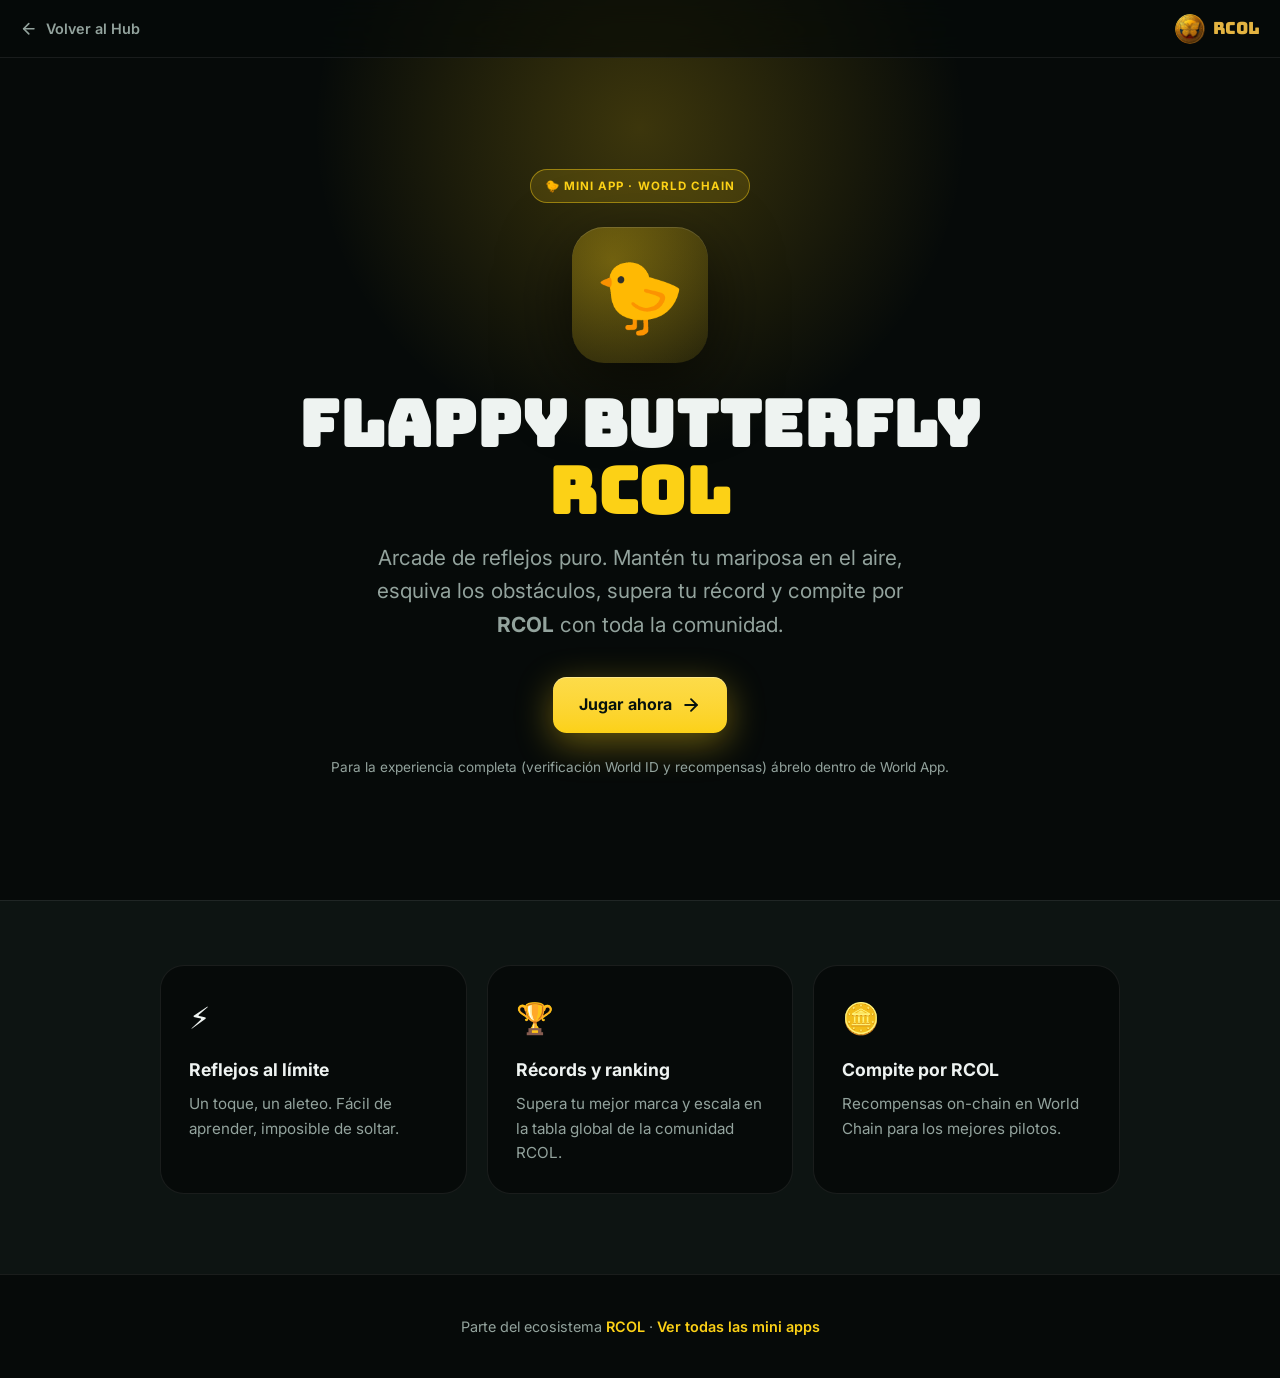
<file: juegos/flappy.html>
<!DOCTYPE html>
<html lang="es">
<head>
  <meta charset="UTF-8" />
  <meta name="viewport" content="width=device-width, initial-scale=1.0" />
  <meta name="theme-color" content="#060a09" />
  <title>Flappy Butterfly RCOL — Arcade · Mini App de World</title>
  <meta name="description" content="Flappy Butterfly RCOL: arcade de reflejos del ecosistema RCOL. Vuela entre obstáculos, supera tu récord y compite por RCOL en World App." />
  <link rel="canonical" href="https://rcol-fun.vercel.app/juegos/flappy.html" />

  <meta property="og:type" content="website" />
  <meta property="og:title" content="Flappy Butterfly RCOL — Arcade" />
  <meta property="og:description" content="Vuela, esquiva y compite por RCOL. Juega en World App." />
  <meta property="og:url" content="https://rcol-fun.vercel.app/juegos/flappy.html" />
  <meta property="og:image" content="https://rcol-fun.vercel.app/assets/butterfly-hero.jpg" />

  <link rel="icon" type="image/png" href="../assets/rcol-logo.png" />
  <link rel="preconnect" href="https://fonts.googleapis.com" />
  <link rel="preconnect" href="https://fonts.gstatic.com" crossorigin />
  <link href="https://fonts.googleapis.com/css2?family=Bungee&family=Inter:wght@400;500;600;700;800&display=swap" rel="stylesheet" />
  <link rel="stylesheet" href="../styles.css" />
  <link rel="stylesheet" href="landing.css" />
  <style>:root { --accent: #fcd116; }</style>
</head>
<body>
  <header class="lp-header">
    <a class="lp-back" href="../index.html#juegos">
      <svg class="icon" viewBox="0 0 24 24" fill="none" stroke="currentColor" stroke-width="2.2" stroke-linecap="round" stroke-linejoin="round" aria-hidden="true"><path d="m12 19-7-7 7-7"/><path d="M19 12H5"/></svg>
      Volver al Hub
    </a>
    <a class="lp-brand" href="../index.html">
      <img src="../assets/rcol-logo.png" alt="" />RCOL
    </a>
  </header>

  <main>
    <section class="lp-hero">
      <div class="lp-hero-inner">
        <span class="lp-badge">🐤 Mini App · World Chain</span>
        <div class="lp-art"><span class="lp-emoji" aria-hidden="true">🐤</span></div>
        <h1 class="lp-title">Flappy Butterfly <span class="lp-accent">RCOL</span></h1>
        <p class="lp-tagline">
          Arcade de reflejos puro. Mantén tu mariposa en el aire, esquiva los
          obstáculos, supera tu récord y compite por <strong>RCOL</strong> con
          toda la comunidad.
        </p>
        <div class="lp-cta-row">
          <a class="btn btn-accent" href="https://flappy-butterfly-rcol.vercel.app/" target="_blank" rel="noopener noreferrer">
            Jugar ahora
            <svg class="icon" viewBox="0 0 24 24" fill="none" stroke="currentColor" stroke-width="2.2" stroke-linecap="round" stroke-linejoin="round" aria-hidden="true"><path d="M5 12h14"/><path d="m12 5 7 7-7 7"/></svg>
          </a>
        </div>
        <p class="lp-note">Para la experiencia completa (verificación World ID y recompensas) ábrelo dentro de World App.</p>
      </div>
    </section>

    <section class="lp-features">
      <div class="lp-features-grid">
        <article class="lp-feature">
          <div class="lp-feat-icon" aria-hidden="true">⚡</div>
          <h3>Reflejos al límite</h3>
          <p>Un toque, un aleteo. Fácil de aprender, imposible de soltar.</p>
        </article>
        <article class="lp-feature">
          <div class="lp-feat-icon" aria-hidden="true">🏆</div>
          <h3>Récords y ranking</h3>
          <p>Supera tu mejor marca y escala en la tabla global de la comunidad RCOL.</p>
        </article>
        <article class="lp-feature">
          <div class="lp-feat-icon" aria-hidden="true">🪙</div>
          <h3>Compite por RCOL</h3>
          <p>Recompensas on-chain en World Chain para los mejores pilotos.</p>
        </article>
      </div>
    </section>
  </main>

  <footer class="lp-footer">
    Parte del ecosistema <a href="../index.html">RCOL</a> ·
    <a href="../index.html#juegos">Ver todas las mini apps</a>
  </footer>
</body>
</html>
</file>
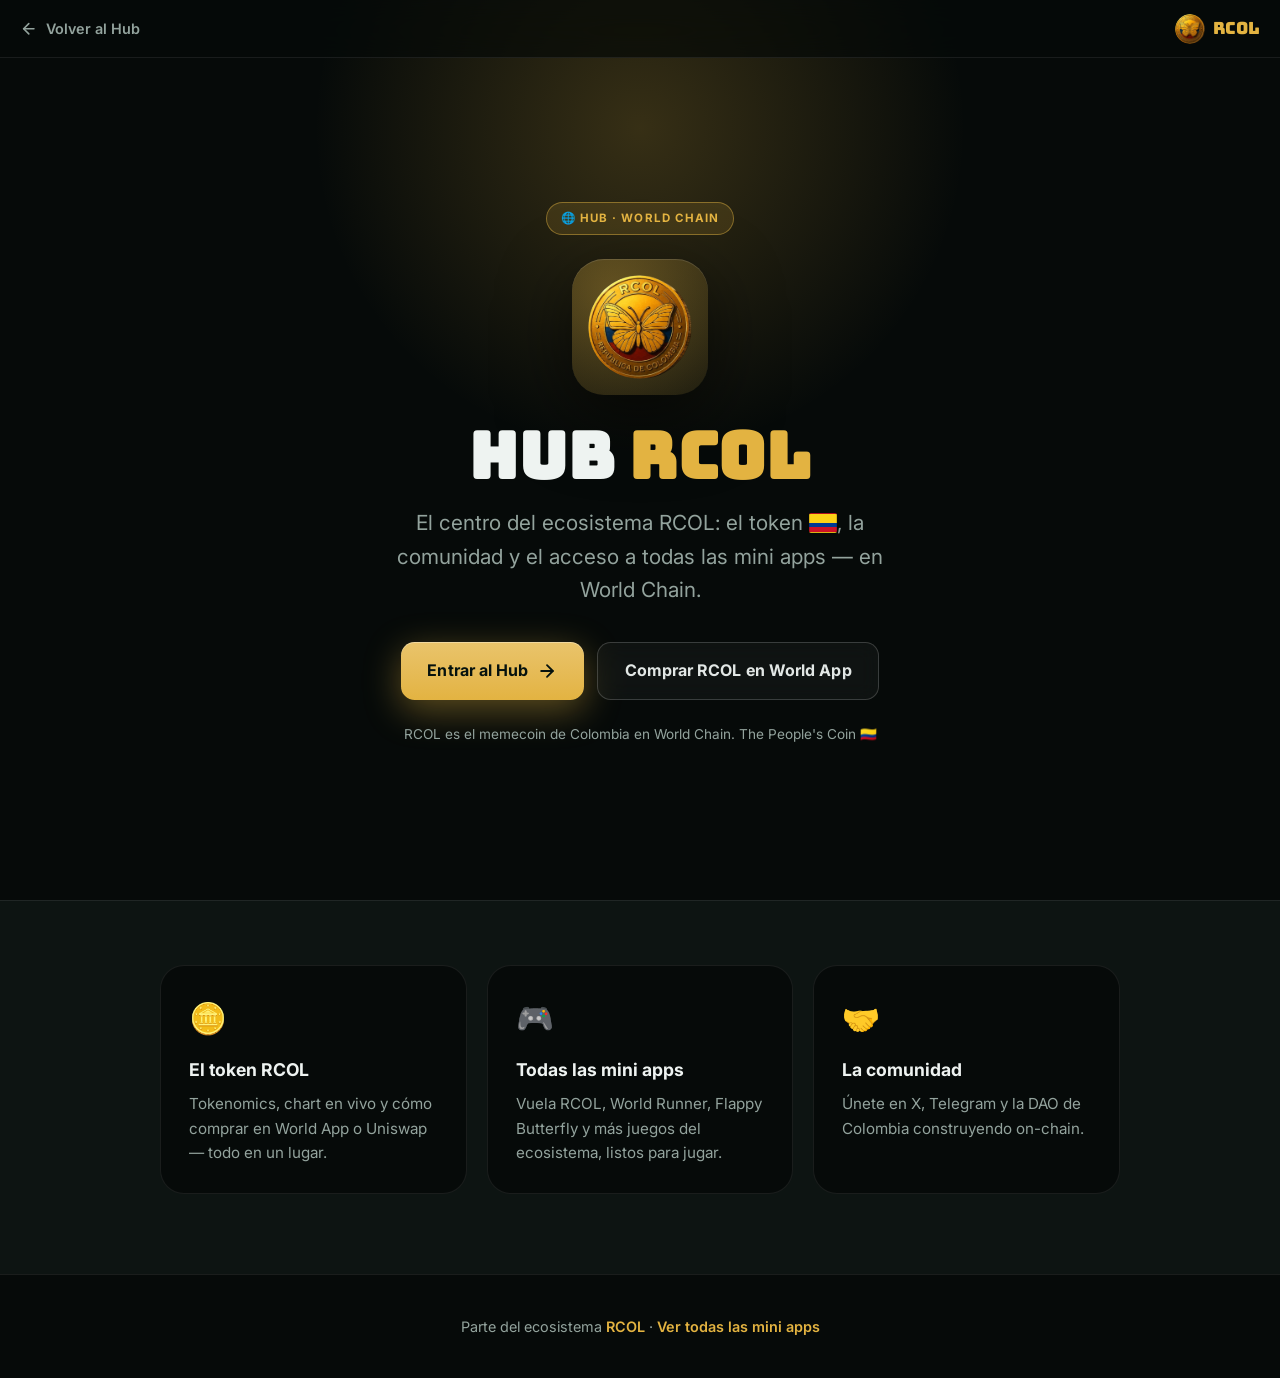
<file: juegos/hub.html>
<!DOCTYPE html>
<html lang="es">
<head>
  <meta charset="UTF-8" />
  <meta name="viewport" content="width=device-width, initial-scale=1.0" />
  <meta name="theme-color" content="#060a09" />
  <title>Hub RCOL — El centro del ecosistema · World Chain</title>
  <meta name="description" content="Hub RCOL: el centro del ecosistema. Token, comunidad y acceso a todas las mini apps de RCOL en World Chain." />
  <link rel="canonical" href="https://rcol-fun.vercel.app/juegos/hub.html" />

  <meta property="og:type" content="website" />
  <meta property="og:title" content="Hub RCOL — El centro del ecosistema" />
  <meta property="og:description" content="Token, comunidad y todas las mini apps de RCOL en un solo lugar." />
  <meta property="og:url" content="https://rcol-fun.vercel.app/juegos/hub.html" />
  <meta property="og:image" content="https://rcol-fun.vercel.app/assets/butterfly-hero.jpg" />

  <link rel="icon" type="image/png" href="../assets/rcol-logo.png" />
  <link rel="preconnect" href="https://fonts.googleapis.com" />
  <link rel="preconnect" href="https://fonts.gstatic.com" crossorigin />
  <link href="https://fonts.googleapis.com/css2?family=Bungee&family=Inter:wght@400;500;600;700;800&display=swap" rel="stylesheet" />
  <link rel="stylesheet" href="../styles.css" />
  <link rel="stylesheet" href="landing.css" />
  <style>:root { --accent: #e3b341; }</style>
</head>
<body>
  <header class="lp-header">
    <a class="lp-back" href="../index.html#juegos">
      <svg class="icon" viewBox="0 0 24 24" fill="none" stroke="currentColor" stroke-width="2.2" stroke-linecap="round" stroke-linejoin="round" aria-hidden="true"><path d="m12 19-7-7 7-7"/><path d="M19 12H5"/></svg>
      Volver al Hub
    </a>
    <a class="lp-brand" href="../index.html">
      <img src="../assets/rcol-logo.png" alt="" />RCOL
    </a>
  </header>

  <main>
    <section class="lp-hero">
      <div class="lp-hero-inner">
        <span class="lp-badge">🌐 Hub · World Chain</span>
        <div class="lp-art"><img src="../assets/rcol-logo.png" alt="RCOL" /></div>
        <h1 class="lp-title">Hub <span class="lp-accent">RCOL</span></h1>
        <p class="lp-tagline">
          El centro del ecosistema RCOL: el token <span class="co-flag" aria-hidden="true"></span>,
          la comunidad y el acceso a todas las mini apps — en World Chain.
        </p>
        <div class="lp-cta-row">
          <a class="btn btn-accent" href="https://rcol-hub.vercel.app/" target="_blank" rel="noopener noreferrer">
            Entrar al Hub
            <svg class="icon" viewBox="0 0 24 24" fill="none" stroke="currentColor" stroke-width="2.2" stroke-linecap="round" stroke-linejoin="round" aria-hidden="true"><path d="M5 12h14"/><path d="m12 5 7 7-7 7"/></svg>
          </a>
          <a class="btn btn-ghost" href="https://world.org/mini-app?app_id=app_e5ba7c3061400e361f98ce44d8b1b9c4&path=/token/0x82bf7aa0680d9c2d6ffa77b995e2092fe68d308a" target="_blank" rel="noopener noreferrer">Comprar RCOL en World App</a>
        </div>
        <p class="lp-note">RCOL es el memecoin de Colombia en World Chain. The People's Coin 🇨🇴</p>
      </div>
    </section>

    <section class="lp-features">
      <div class="lp-features-grid">
        <article class="lp-feature">
          <div class="lp-feat-icon" aria-hidden="true">🪙</div>
          <h3>El token RCOL</h3>
          <p>Tokenomics, chart en vivo y cómo comprar en World App o Uniswap — todo en un lugar.</p>
        </article>
        <article class="lp-feature">
          <div class="lp-feat-icon" aria-hidden="true">🎮</div>
          <h3>Todas las mini apps</h3>
          <p>Vuela RCOL, World Runner, Flappy Butterfly y más juegos del ecosistema, listos para jugar.</p>
        </article>
        <article class="lp-feature">
          <div class="lp-feat-icon" aria-hidden="true">🤝</div>
          <h3>La comunidad</h3>
          <p>Únete en X, Telegram y la DAO de Colombia construyendo on-chain.</p>
        </article>
      </div>
    </section>
  </main>

  <footer class="lp-footer">
    Parte del ecosistema <a href="../index.html">RCOL</a> ·
    <a href="../index.html#juegos">Ver todas las mini apps</a>
  </footer>
</body>
</html>
</file>
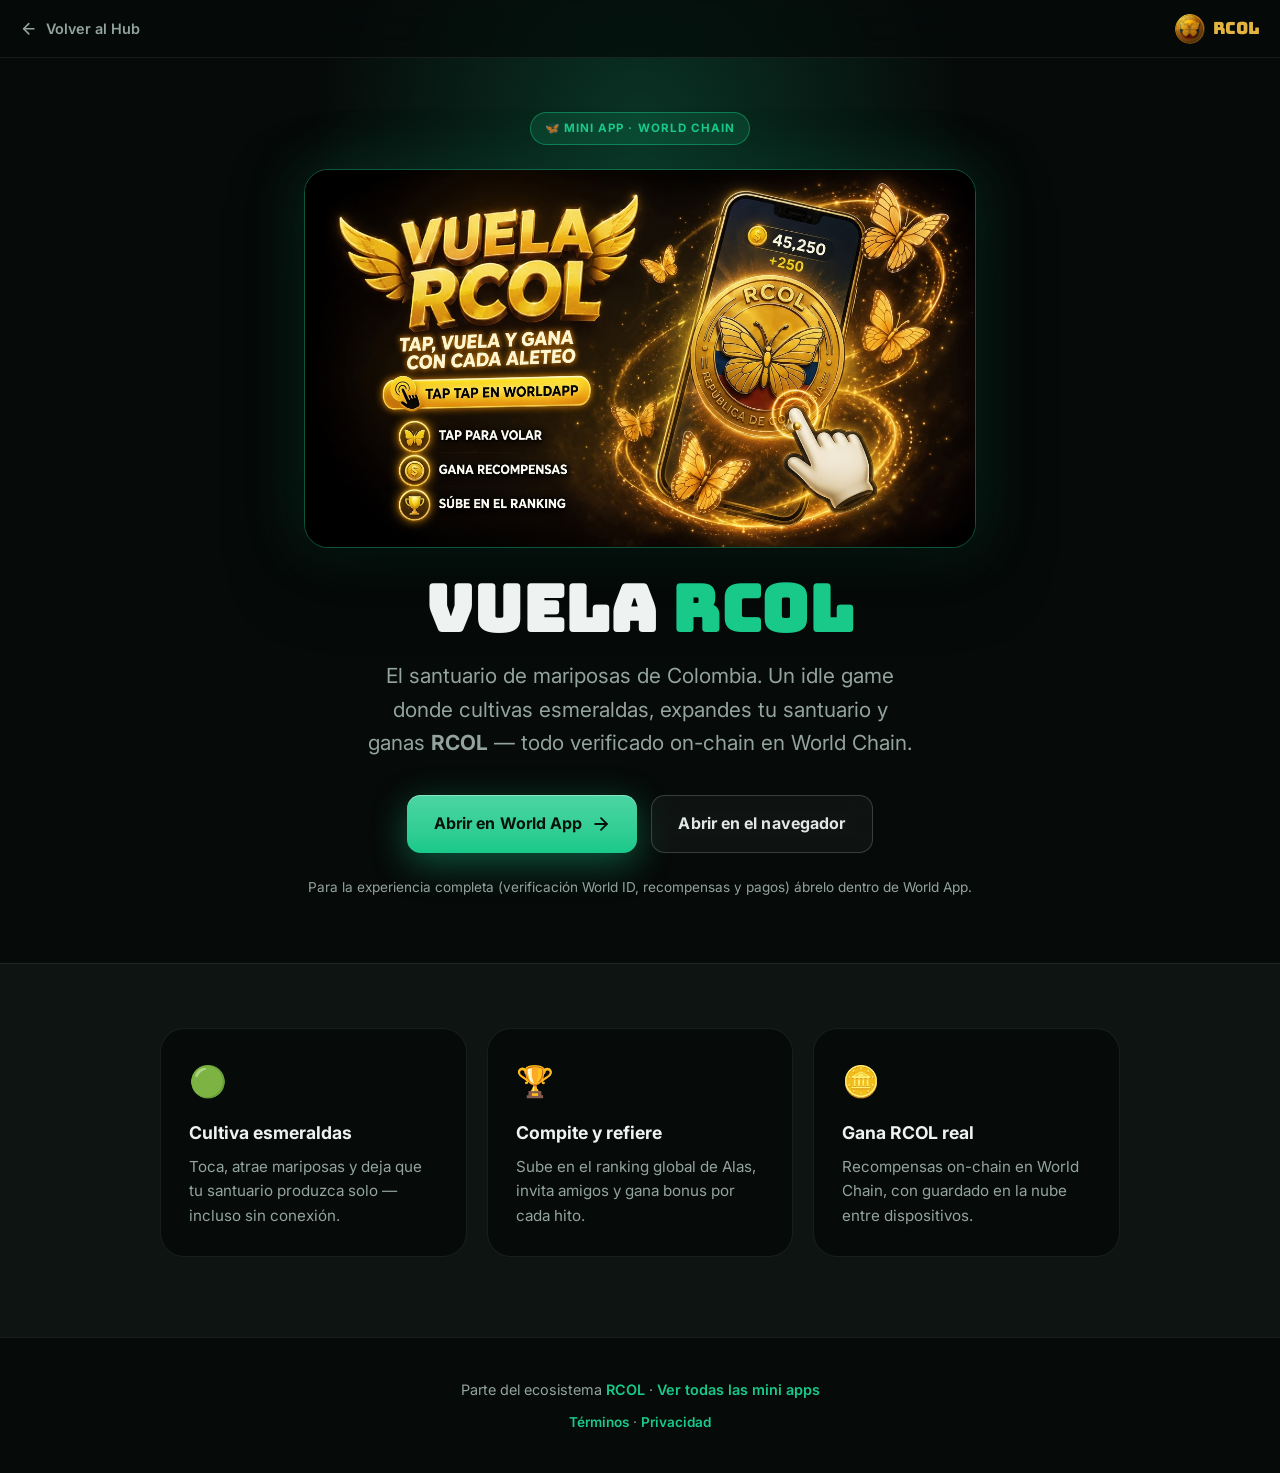
<file: juegos/vuela.html>
<!DOCTYPE html>
<html lang="es">
<head>
  <meta charset="UTF-8" />
  <meta name="viewport" content="width=device-width, initial-scale=1.0" />
  <meta name="theme-color" content="#060a09" />
  <title>Vuela RCOL — Santuario de mariposas · Mini App de World</title>
  <meta name="description" content="Vuela RCOL: el santuario de mariposas de Colombia. Un idle game on-chain en World Chain donde cultivas esmeraldas y ganas RCOL. Juega en World App." />
  <link rel="canonical" href="https://rcol-fun.vercel.app/juegos/vuela.html" />

  <meta property="og:type" content="website" />
  <meta property="og:title" content="Vuela RCOL — Santuario de mariposas" />
  <meta property="og:description" content="Idle game on-chain del ecosistema RCOL. Juega en World App." />
  <meta property="og:url" content="https://rcol-fun.vercel.app/juegos/vuela.html" />
  <meta property="og:image" content="https://rcol-fun.vercel.app/assets/butterfly-hero.jpg" />

  <link rel="icon" type="image/png" href="../assets/rcol-logo.png" />
  <link rel="preconnect" href="https://fonts.googleapis.com" />
  <link rel="preconnect" href="https://fonts.gstatic.com" crossorigin />
  <link href="https://fonts.googleapis.com/css2?family=Bungee&family=Inter:wght@400;500;600;700;800&display=swap" rel="stylesheet" />
  <link rel="stylesheet" href="../styles.css" />
  <link rel="stylesheet" href="landing.css" />
  <style>:root { --accent: #18c98a; }</style>
</head>
<body>
  <header class="lp-header">
    <a class="lp-back" href="../index.html#juegos">
      <svg class="icon" viewBox="0 0 24 24" fill="none" stroke="currentColor" stroke-width="2.2" stroke-linecap="round" stroke-linejoin="round" aria-hidden="true"><path d="m12 19-7-7 7-7"/><path d="M19 12H5"/></svg>
      Volver al Hub
    </a>
    <a class="lp-brand" href="../index.html">
      <img src="../assets/rcol-logo.png" alt="" />RCOL
    </a>
  </header>

  <main>
    <section class="lp-hero">
      <div class="lp-hero-inner">
        <span class="lp-badge">🦋 Mini App · World Chain</span>
        <img class="lp-banner" src="../assets/vuela-banner.jpg" alt="Vuela RCOL — Tap, vuela y gana con cada aleteo. Tap tap en World App." width="960" height="540" />
        <h1 class="lp-title">Vuela <span class="lp-accent">RCOL</span></h1>
        <p class="lp-tagline">
          El santuario de mariposas de Colombia. Un idle game donde cultivas
          esmeraldas, expandes tu santuario y ganas <strong>RCOL</strong> — todo
          verificado on-chain en World Chain.
        </p>
        <div class="lp-cta-row">
          <a class="btn btn-accent" href="https://world.org/mini-app?app_id=app_a5901e6e8ce50db069d46bfb3c9b0fa3" target="_blank" rel="noopener noreferrer">
            Abrir en World App
            <svg class="icon" viewBox="0 0 24 24" fill="none" stroke="currentColor" stroke-width="2.2" stroke-linecap="round" stroke-linejoin="round" aria-hidden="true"><path d="M5 12h14"/><path d="m12 5 7 7-7 7"/></svg>
          </a>
          <a class="btn btn-ghost" href="https://vuela-rcol.vercel.app" target="_blank" rel="noopener noreferrer">Abrir en el navegador</a>
        </div>
        <p class="lp-note">Para la experiencia completa (verificación World ID, recompensas y pagos) ábrelo dentro de World App.</p>
      </div>
    </section>

    <section class="lp-features">
      <div class="lp-features-grid">
        <article class="lp-feature">
          <div class="lp-feat-icon" aria-hidden="true">🟢</div>
          <h3>Cultiva esmeraldas</h3>
          <p>Toca, atrae mariposas y deja que tu santuario produzca solo — incluso sin conexión.</p>
        </article>
        <article class="lp-feature">
          <div class="lp-feat-icon" aria-hidden="true">🏆</div>
          <h3>Compite y refiere</h3>
          <p>Sube en el ranking global de Alas, invita amigos y gana bonus por cada hito.</p>
        </article>
        <article class="lp-feature">
          <div class="lp-feat-icon" aria-hidden="true">🪙</div>
          <h3>Gana RCOL real</h3>
          <p>Recompensas on-chain en World Chain, con guardado en la nube entre dispositivos.</p>
        </article>
      </div>
    </section>
  </main>

  <footer class="lp-footer">
    Parte del ecosistema <a href="../index.html">RCOL</a> ·
    <a href="../index.html#juegos">Ver todas las mini apps</a>
    <br />
    <span class="lp-legal-links">
      <a href="../legal/vuela-terms.html">Términos</a> ·
      <a href="../legal/vuela-privacy.html">Privacidad</a>
    </span>
  </footer>
</body>
</html>
</file>
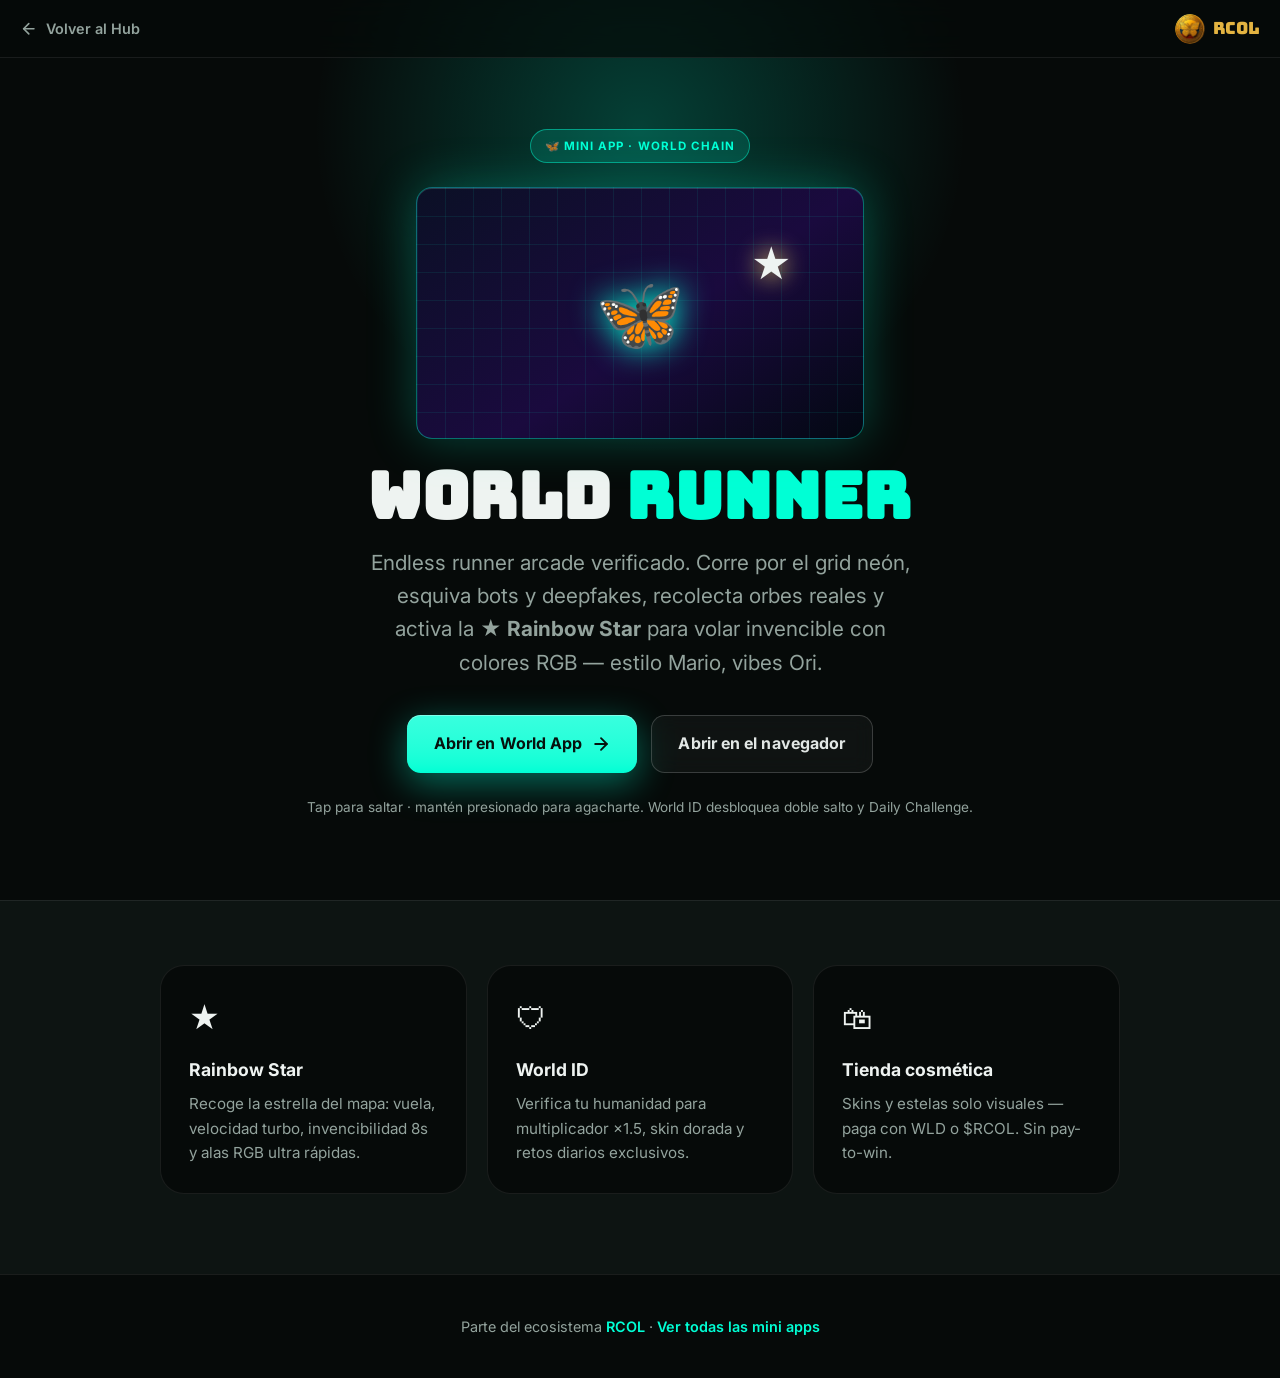
<file: juegos/world-runner.html>
<!DOCTYPE html>
<html lang="es">
<head>
  <meta charset="UTF-8" />
  <meta name="viewport" content="width=device-width, initial-scale=1.0" />
  <meta name="theme-color" content="#0b1026" />
  <title>World Runner — Endless runner · Mini App de World</title>
  <meta name="description" content="World Runner: endless runner arcade del ecosistema RCOL. Corre, esquiva bots, recolecta la ★ Rainbow Star y verifica tu humanidad en World App." />
  <link rel="canonical" href="https://rcol-fun.vercel.app/juegos/world-runner.html" />

  <meta property="og:type" content="website" />
  <meta property="og:title" content="World Runner — Endless runner arcade" />
  <meta property="og:description" content="Mariposa neón, power-ups RGB y tienda cosmética WLD/RCOL. Juega en World App." />
  <meta property="og:url" content="https://rcol-fun.vercel.app/juegos/world-runner.html" />
  <meta property="og:image" content="https://rcol-fun.vercel.app/assets/butterfly-hero.jpg" />

  <link rel="icon" type="image/png" href="../assets/rcol-logo.png" />
  <link rel="preconnect" href="https://fonts.googleapis.com" />
  <link rel="preconnect" href="https://fonts.gstatic.com" crossorigin />
  <link href="https://fonts.googleapis.com/css2?family=Bungee&family=Inter:wght@400;500;600;700;800&display=swap" rel="stylesheet" />
  <link rel="stylesheet" href="../styles.css" />
  <link rel="stylesheet" href="landing.css" />
  <style>:root { --accent: #00ffd5; }</style>
</head>
<body>
  <header class="lp-header">
    <a class="lp-back" href="../index.html#juegos">
      <svg class="icon" viewBox="0 0 24 24" fill="none" stroke="currentColor" stroke-width="2.2" stroke-linecap="round" stroke-linejoin="round" aria-hidden="true"><path d="m12 19-7-7 7-7"/><path d="M19 12H5"/></svg>
      Volver al Hub
    </a>
    <a class="lp-brand" href="../index.html">
      <img src="../assets/rcol-logo.png" alt="" />RCOL
    </a>
  </header>

  <main>
    <section class="lp-hero">
      <div class="lp-hero-inner">
        <span class="lp-badge">🦋 Mini App · World Chain</span>
        <div class="lp-art-runner" aria-hidden="true">
          <span class="lp-art-runner-star">★</span>
          <span class="lp-art-runner-butterfly">🦋</span>
        </div>
        <h1 class="lp-title">World <span class="lp-accent">Runner</span></h1>
        <p class="lp-tagline">
          Endless runner arcade verificado. Corre por el grid neón, esquiva bots y
          deepfakes, recolecta orbes reales y activa la <strong>★ Rainbow Star</strong>
          para volar invencible con colores RGB — estilo Mario, vibes Ori.
        </p>
        <div class="lp-cta-row">
          <a class="btn btn-accent" href="https://world.org/mini-app?app_id=app_bb51c58c8fd37c9439bff25d16b1bbc5" target="_blank" rel="noopener noreferrer">
            Abrir en World App
            <svg class="icon" viewBox="0 0 24 24" fill="none" stroke="currentColor" stroke-width="2.2" stroke-linecap="round" stroke-linejoin="round" aria-hidden="true"><path d="M5 12h14"/><path d="m12 5 7 7-7 7"/></svg>
          </a>
          <a class="btn btn-ghost" href="https://world-runner-bay.vercel.app" target="_blank" rel="noopener noreferrer">Abrir en el navegador</a>
        </div>
        <p class="lp-note">Tap para saltar · mantén presionado para agacharte. World ID desbloquea doble salto y Daily Challenge.</p>
      </div>
    </section>

    <section class="lp-features">
      <div class="lp-features-grid">
        <article class="lp-feature">
          <div class="lp-feat-icon" aria-hidden="true">★</div>
          <h3>Rainbow Star</h3>
          <p>Recoge la estrella del mapa: vuela, velocidad turbo, invencibilidad 8s y alas RGB ultra rápidas.</p>
        </article>
        <article class="lp-feature">
          <div class="lp-feat-icon" aria-hidden="true">🛡</div>
          <h3>World ID</h3>
          <p>Verifica tu humanidad para multiplicador ×1.5, skin dorada y retos diarios exclusivos.</p>
        </article>
        <article class="lp-feature">
          <div class="lp-feat-icon" aria-hidden="true">🛍</div>
          <h3>Tienda cosmética</h3>
          <p>Skins y estelas solo visuales — paga con WLD o $RCOL. Sin pay-to-win.</p>
        </article>
      </div>
    </section>
  </main>

  <footer class="lp-footer">
    Parte del ecosistema <a href="../index.html">RCOL</a> ·
    <a href="../index.html#juegos">Ver todas las mini apps</a>
  </footer>
</body>
</html>
</file>
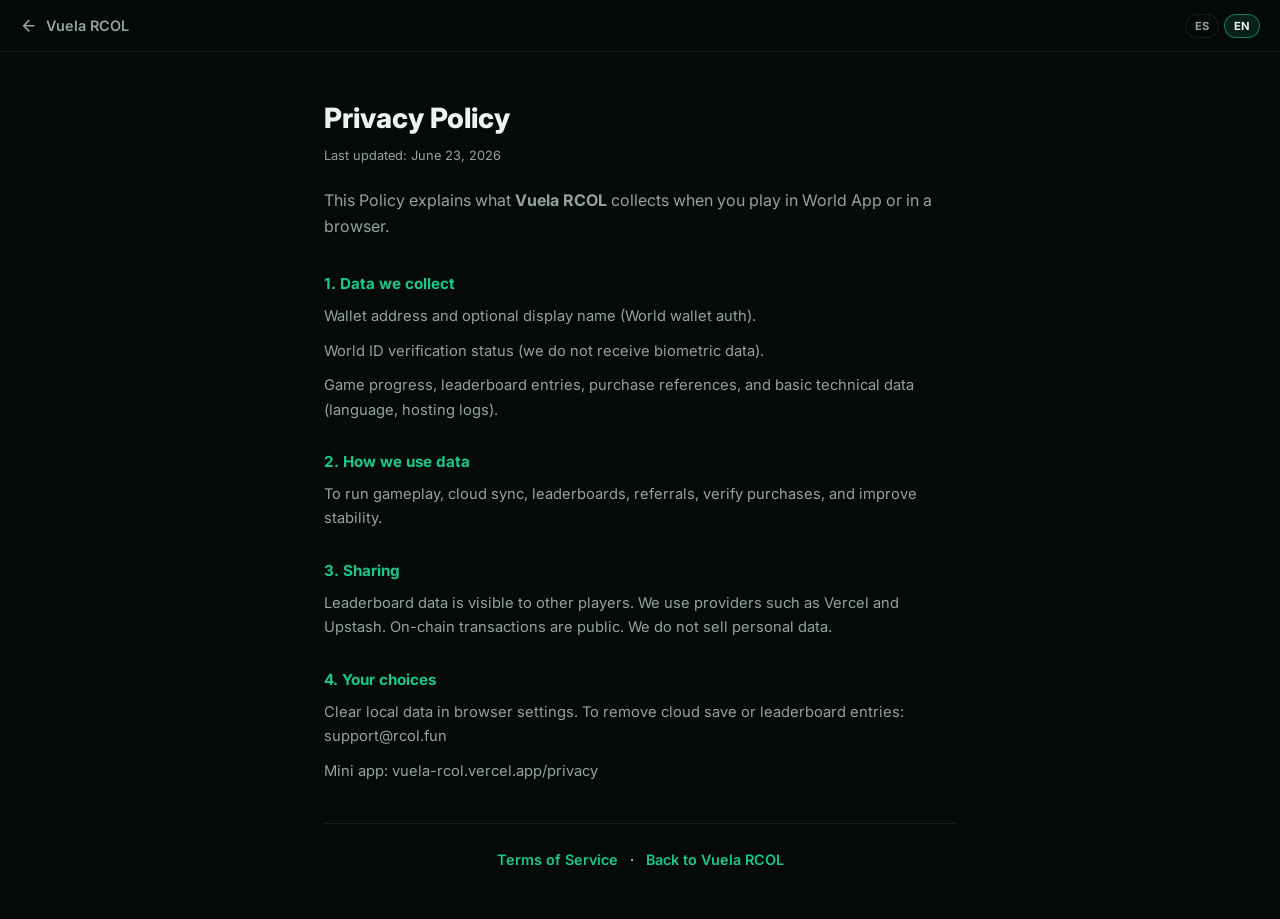
<file: legal/vuela-privacy.html>
<!DOCTYPE html>
<html lang="es">
<head>
  <meta charset="UTF-8" />
  <meta name="viewport" content="width=device-width, initial-scale=1.0" />
  <meta name="theme-color" content="#060a09" />
  <title>Política de privacidad — Vuela RCOL</title>
  <meta name="description" content="Política de privacidad de Vuela RCOL en World App." />
  <link rel="canonical" href="https://rcol-fun.vercel.app/legal/vuela-privacy.html" />
  <link rel="icon" type="image/png" href="../assets/rcol-logo.png" />
  <link rel="preconnect" href="https://fonts.googleapis.com" />
  <link rel="preconnect" href="https://fonts.gstatic.com" crossorigin />
  <link href="https://fonts.googleapis.com/css2?family=Bungee&family=Inter:wght@400;500;600;700;800&display=swap" rel="stylesheet" />
  <link rel="stylesheet" href="../styles.css" />
  <link rel="stylesheet" href="../juegos/landing.css" />
  <link rel="stylesheet" href="legal.css" />
  <style>:root { --accent: #18c98a; }</style>
</head>
<body>
  <header class="lp-header">
    <a class="lp-back" href="../juegos/vuela.html">
      <svg class="icon" viewBox="0 0 24 24" fill="none" stroke="currentColor" stroke-width="2.2" stroke-linecap="round" stroke-linejoin="round" aria-hidden="true"><path d="m12 19-7-7 7-7"/><path d="M19 12H5"/></svg>
      Vuela RCOL
    </a>
    <div class="legal-lang" role="group" aria-label="Idioma">
      <button type="button" data-lang="es" class="is-active">ES</button>
      <button type="button" data-lang="en">EN</button>
    </div>
  </header>

  <main class="legal-page" id="legal-root">
    <div data-i18n="es">
      <h1>Política de privacidad</h1>
      <p class="legal-meta">Última actualización: 23 de junio de 2026</p>
      <p class="legal-intro">Esta Política explica qué recopila <strong>Vuela RCOL</strong> cuando juegas en World App o en el navegador.</p>

      <section class="legal-section">
        <h2>1. Datos que recopilamos</h2>
        <p>Dirección de billetera y nombre opcional (autenticación World).</p>
        <p>Estado de verificación World ID (no recibimos datos biométricos).</p>
        <p>Progreso del juego, ranking, referencias de compra y datos técnicos básicos (idioma, logs de hosting).</p>
      </section>
      <section class="legal-section">
        <h2>2. Cómo usamos los datos</h2>
        <p>Para ejecutar el juego, sincronización en la nube, ranking, referidos, verificar compras y mejorar estabilidad.</p>
      </section>
      <section class="legal-section">
        <h2>3. Compartición</h2>
        <p>El ranking es público entre jugadores. Usamos proveedores como Vercel y Upstash. Las transacciones on-chain son públicas. No vendemos datos personales.</p>
      </section>
      <section class="legal-section">
        <h2>4. Tus opciones</h2>
        <p>Puedes borrar datos locales en el navegador. Para eliminar guardado en la nube o entradas del ranking: <a href="mailto:support@rcol.fun">support@rcol.fun</a></p>
        <p>Mini app: <a href="https://vuela-rcol.vercel.app/privacy" target="_blank" rel="noopener noreferrer">vuela-rcol.vercel.app/privacy</a></p>
      </section>
    </div>

    <div data-i18n="en" hidden>
      <h1>Privacy Policy</h1>
      <p class="legal-meta">Last updated: June 23, 2026</p>
      <p class="legal-intro">This Policy explains what <strong>Vuela RCOL</strong> collects when you play in World App or in a browser.</p>

      <section class="legal-section">
        <h2>1. Data we collect</h2>
        <p>Wallet address and optional display name (World wallet auth).</p>
        <p>World ID verification status (we do not receive biometric data).</p>
        <p>Game progress, leaderboard entries, purchase references, and basic technical data (language, hosting logs).</p>
      </section>
      <section class="legal-section">
        <h2>2. How we use data</h2>
        <p>To run gameplay, cloud sync, leaderboards, referrals, verify purchases, and improve stability.</p>
      </section>
      <section class="legal-section">
        <h2>3. Sharing</h2>
        <p>Leaderboard data is visible to other players. We use providers such as Vercel and Upstash. On-chain transactions are public. We do not sell personal data.</p>
      </section>
      <section class="legal-section">
        <h2>4. Your choices</h2>
        <p>Clear local data in browser settings. To remove cloud save or leaderboard entries: <a href="mailto:support@rcol.fun">support@rcol.fun</a></p>
        <p>Mini app: <a href="https://vuela-rcol.vercel.app/privacy" target="_blank" rel="noopener noreferrer">vuela-rcol.vercel.app/privacy</a></p>
      </section>
    </div>

    <footer class="legal-footer">
      <a href="vuela-terms.html" data-link-es="Términos de servicio" data-link-en="Terms of Service">Términos de servicio</a>
      ·
      <a href="../juegos/vuela.html" data-link-es="Volver a Vuela RCOL" data-link-en="Back to Vuela RCOL">Volver a Vuela RCOL</a>
    </footer>
  </main>
  <script src="legal.js"></script>
</body>
</html>
</file>
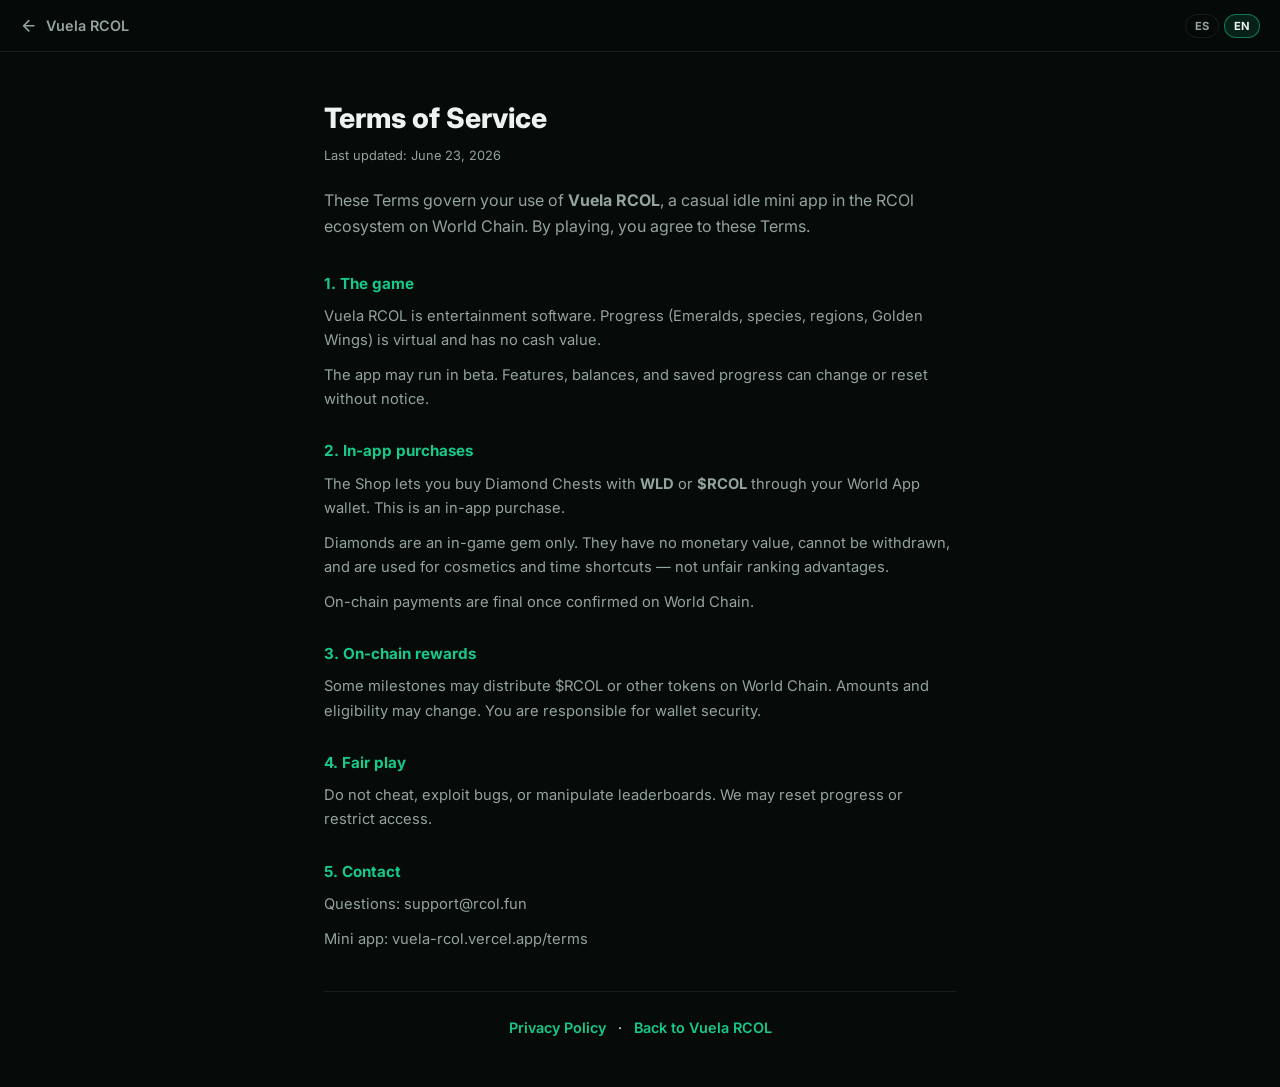
<file: legal/vuela-terms.html>
<!DOCTYPE html>
<html lang="es">
<head>
  <meta charset="UTF-8" />
  <meta name="viewport" content="width=device-width, initial-scale=1.0" />
  <meta name="theme-color" content="#060a09" />
  <title>Términos de servicio — Vuela RCOL</title>
  <meta name="description" content="Términos de servicio de Vuela RCOL, mini app idle del ecosistema RCOL en World Chain." />
  <link rel="canonical" href="https://rcol-fun.vercel.app/legal/vuela-terms.html" />
  <link rel="icon" type="image/png" href="../assets/rcol-logo.png" />
  <link rel="preconnect" href="https://fonts.googleapis.com" />
  <link rel="preconnect" href="https://fonts.gstatic.com" crossorigin />
  <link href="https://fonts.googleapis.com/css2?family=Bungee&family=Inter:wght@400;500;600;700;800&display=swap" rel="stylesheet" />
  <link rel="stylesheet" href="../styles.css" />
  <link rel="stylesheet" href="../juegos/landing.css" />
  <link rel="stylesheet" href="legal.css" />
  <style>:root { --accent: #18c98a; }</style>
</head>
<body>
  <header class="lp-header">
    <a class="lp-back" href="../juegos/vuela.html">
      <svg class="icon" viewBox="0 0 24 24" fill="none" stroke="currentColor" stroke-width="2.2" stroke-linecap="round" stroke-linejoin="round" aria-hidden="true"><path d="m12 19-7-7 7-7"/><path d="M19 12H5"/></svg>
      Vuela RCOL
    </a>
    <div class="legal-lang" role="group" aria-label="Idioma">
      <button type="button" data-lang="es" class="is-active">ES</button>
      <button type="button" data-lang="en">EN</button>
    </div>
  </header>

  <main class="legal-page" id="legal-root" data-page="terms">
    <div data-i18n="es">
      <h1>Términos de servicio</h1>
      <p class="legal-meta">Última actualización: 23 de junio de 2026</p>
      <p class="legal-intro">Estos Términos regulan el uso de <strong>Vuela RCOL</strong>, un mini juego idle del ecosistema RCOL en World Chain. Al jugar, aceptas estos Términos.</p>

      <section class="legal-section">
        <h2>1. El juego</h2>
        <p>Vuela RCOL es software de entretenimiento. El progreso (esmeraldas, especies, regiones, Alas Doradas) es virtual y no tiene valor en efectivo.</p>
        <p>La app puede estar en beta. Funciones, balances y partidas guardadas pueden cambiar o reiniciarse sin aviso.</p>
      </section>
      <section class="legal-section">
        <h2>2. Compras dentro de la app</h2>
        <p>La Tienda permite comprar Cofres de Diamantes con <strong>WLD</strong> o <strong>$RCOL</strong> mediante tu billetera en World App. Esto es una compra dentro de la app.</p>
        <p>Los Diamantes son una gema del juego. No tienen valor monetario, no se pueden retirar ni transferir fuera del juego. Se usan en cosméticos y atajos de tiempo, no para ventajas injustas en el ranking.</p>
        <p>Los pagos on-chain son definitivos una vez confirmados en World Chain.</p>
      </section>
      <section class="legal-section">
        <h2>3. Recompensas on-chain</h2>
        <p>Algunos hitos pueden distribuir $RCOL u otros tokens en World Chain. Montos y elegibilidad pueden cambiar. Eres responsable de la seguridad de tu billetera.</p>
      </section>
      <section class="legal-section">
        <h2>4. Juego limpio</h2>
        <p>No hagas trampa, exploits ni manipulación del ranking. Podemos reiniciar progreso o restringir el acceso.</p>
      </section>
      <section class="legal-section">
        <h2>5. Contacto</h2>
        <p>Consultas: <a href="mailto:support@rcol.fun">support@rcol.fun</a></p>
        <p>Mini app: <a href="https://vuela-rcol.vercel.app/terms" target="_blank" rel="noopener noreferrer">vuela-rcol.vercel.app/terms</a></p>
      </section>
    </div>

    <div data-i18n="en" hidden>
      <h1>Terms of Service</h1>
      <p class="legal-meta">Last updated: June 23, 2026</p>
      <p class="legal-intro">These Terms govern your use of <strong>Vuela RCOL</strong>, a casual idle mini app in the RCOl ecosystem on World Chain. By playing, you agree to these Terms.</p>

      <section class="legal-section">
        <h2>1. The game</h2>
        <p>Vuela RCOL is entertainment software. Progress (Emeralds, species, regions, Golden Wings) is virtual and has no cash value.</p>
        <p>The app may run in beta. Features, balances, and saved progress can change or reset without notice.</p>
      </section>
      <section class="legal-section">
        <h2>2. In-app purchases</h2>
        <p>The Shop lets you buy Diamond Chests with <strong>WLD</strong> or <strong>$RCOL</strong> through your World App wallet. This is an in-app purchase.</p>
        <p>Diamonds are an in-game gem only. They have no monetary value, cannot be withdrawn, and are used for cosmetics and time shortcuts — not unfair ranking advantages.</p>
        <p>On-chain payments are final once confirmed on World Chain.</p>
      </section>
      <section class="legal-section">
        <h2>3. On-chain rewards</h2>
        <p>Some milestones may distribute $RCOL or other tokens on World Chain. Amounts and eligibility may change. You are responsible for wallet security.</p>
      </section>
      <section class="legal-section">
        <h2>4. Fair play</h2>
        <p>Do not cheat, exploit bugs, or manipulate leaderboards. We may reset progress or restrict access.</p>
      </section>
      <section class="legal-section">
        <h2>5. Contact</h2>
        <p>Questions: <a href="mailto:support@rcol.fun">support@rcol.fun</a></p>
        <p>Mini app: <a href="https://vuela-rcol.vercel.app/terms" target="_blank" rel="noopener noreferrer">vuela-rcol.vercel.app/terms</a></p>
      </section>
    </div>

    <footer class="legal-footer">
      <a href="vuela-privacy.html" data-link-es="Política de privacidad" data-link-en="Privacy Policy">Política de privacidad</a>
      ·
      <a href="../juegos/vuela.html" data-link-es="Volver a Vuela RCOL" data-link-en="Back to Vuela RCOL">Volver a Vuela RCOL</a>
    </footer>
  </main>
  <script src="legal.js"></script>
</body>
</html>
</file>
<file: styles.css>
/* ===================== RCOL — Colombia DAO ===================== */

:root {
  /* Dark premium — esmeralda + oro */
  --background: #060a09;
  --bg-elevated: #0a100e;
  --foreground: #eef3f1;
  --card: #0d1412;
  --card-glass: rgba(18, 28, 25, 0.55);
  --muted: #101815;
  --muted-fg: #93a39d;
  --secondary: #141d1a;
  --border: rgba(255, 255, 255, 0.08);
  --border-strong: rgba(255, 255, 255, 0.14);
  --primary: #e3b341;            /* oro brillante para dark */
  --primary-fg: #0a0f0e;
  --primary-soft: rgba(227, 179, 65, 0.12);
  --gold-light: #ffd700;
  --gold-dark: #b8860b;
  --emerald: #18c98a;            /* acento esmeralda (mariposa) */
  --emerald-soft: rgba(24, 201, 138, 0.14);
  --green: #18c98a;
  --uniswap: #ff2e88;

  --flag-yellow: #fcd116;
  --flag-blue: #003893;
  --flag-red: #ce1126;

  --radius: 0.625rem;
  --radius-lg: 1rem;
  --radius-xl: 1.5rem;
  --shadow-sm: 0 1px 3px rgba(0, 0, 0, 0.4);
  --shadow-md: 0 10px 30px rgba(0, 0, 0, 0.5);
  --shadow-lg: 0 24px 70px rgba(0, 0, 0, 0.6);
  --shadow-gold: 0 10px 44px rgba(227, 179, 65, 0.28);
  --shadow-emerald: 0 10px 50px rgba(24, 201, 138, 0.3);

  --font-display: 'Bungee', system-ui, sans-serif;
  --font-sans: 'Inter', system-ui, -apple-system, BlinkMacSystemFont, sans-serif;
  --font-mono: 'JetBrains Mono', ui-monospace, monospace;
}

* { box-sizing: border-box; margin: 0; padding: 0; }
html { scroll-behavior: smooth; scroll-padding-top: 130px; }
body {
  background: var(--background);
  color: var(--foreground);
  font-family: var(--font-sans);
  font-size: 16px;
  line-height: 1.6;
  -webkit-font-smoothing: antialiased;
  -moz-osx-font-smoothing: grayscale;
  overflow-x: hidden;
}

img { max-width: 100%; display: block; }
a { color: inherit; text-decoration: none; }
button { font-family: inherit; cursor: pointer; background: none; border: none; }

.container { max-width: 1200px; margin: 0 auto; padding: 0 1rem; width: 100%; }
.icon { width: 1.25rem; height: 1.25rem; flex-shrink: 0; }

/* Screen-reader-only (SEO/a11y heading without visual duplication) */
.sr-only {
  position: absolute;
  width: 1px;
  height: 1px;
  padding: 0;
  margin: -1px;
  overflow: hidden;
  clip: rect(0, 0, 0, 0);
  white-space: nowrap;
  border: 0;
}

/* Inline Colombia flag (consistent across all platforms incl. Windows) */
.co-flag {
  display: inline-block;
  width: 1.35em;
  height: 0.95em;
  vertical-align: -0.12em;
  border-radius: 2px;
  border: 1px solid rgba(0, 0, 0, 0.15);
  background: linear-gradient(
    180deg,
    var(--flag-yellow) 0 50%,
    var(--flag-blue) 50% 75%,
    var(--flag-red) 75% 100%
  );
  box-shadow: 0 1px 2px rgba(0, 0, 0, 0.18);
}

/* ============ HEADER ============ */
.site-header {
  position: fixed;
  top: 0;
  left: 0;
  right: 0;
  z-index: 50;
  background: rgba(6, 10, 9, 0.72);
  backdrop-filter: blur(16px) saturate(140%);
  -webkit-backdrop-filter: blur(16px) saturate(140%);
  border-bottom: 1px solid var(--border);
  box-shadow: 0 1px 0 rgba(255, 255, 255, 0.04), 0 8px 30px rgba(0, 0, 0, 0.4);
}

.header-inner {
  display: flex;
  align-items: center;
  justify-content: space-between;
  padding: 0.75rem 1rem;
  gap: 1rem;
}

.brand {
  display: flex;
  align-items: center;
  gap: 0.75rem;
}

.brand-logo {
  width: 44px;
  height: 44px;
  border-radius: 50%;
  box-shadow: var(--shadow-md);
}

.brand-name {
  font-family: var(--font-display);
  font-size: 1.6rem;
  color: var(--primary);
  letter-spacing: 0.05em;
}

.nav-desktop {
  display: none;
  gap: 2rem;
  align-items: center;
}

.nav-desktop a {
  color: rgba(238, 243, 241, 0.72);
  font-weight: 500;
  white-space: nowrap;
  transition: color 0.2s;
}
.nav-desktop a:hover { color: var(--primary); }

.ca-button {
  display: inline-flex;
  align-items: center;
  gap: 0.5rem;
  background: var(--secondary);
  border: 1px solid var(--border);
  padding: 0.6rem 1rem;
  border-radius: 0.75rem;
  font-size: 0.875rem;
  font-family: var(--font-mono);
  color: var(--foreground);
  font-weight: 500;
  transition: background 0.2s;
}
.ca-button:hover { background: #e9e3d1; }

.ca-label { color: var(--muted-fg); font-family: var(--font-sans); }
.ca-button .icon { color: var(--muted-fg); transition: color 0.2s; }
.ca-button:hover .icon-copy { color: var(--primary); }

.ca-button .icon-check { display: none; color: var(--green); }
.ca-button.copied .icon-copy { display: none; }
.ca-button.copied .icon-check { display: block; }

.nav-toggle {
  display: flex;
  flex-direction: column;
  gap: 4px;
  padding: 0.4rem;
}
.nav-toggle span {
  display: block;
  width: 22px;
  height: 2px;
  background: var(--foreground);
  border-radius: 2px;
  transition: transform 0.2s, opacity 0.2s;
}
.nav-toggle.open span:nth-child(1) { transform: translateY(6px) rotate(45deg); }
.nav-toggle.open span:nth-child(2) { opacity: 0; }
.nav-toggle.open span:nth-child(3) { transform: translateY(-6px) rotate(-45deg); }

.nav-mobile {
  display: none;
  flex-direction: column;
  border-top: 1px solid var(--border);
  background: var(--card);
}
.nav-mobile a {
  padding: 0.85rem 1.5rem;
  border-bottom: 1px solid var(--border);
  font-weight: 500;
  color: rgba(238, 243, 241, 0.86);
}
.nav-mobile a:hover { color: var(--primary); background: var(--muted); }
.nav-mobile.open { display: flex; }

/* ============ LIVE TICKER ============ */
.ticker {
  overflow: hidden;
  background: linear-gradient(90deg, #14e07a 0%, #1fbf75 50%, #14e07a 100%);
  border-top: 1px solid rgba(0, 0, 0, 0.12);
  border-bottom: 1px solid rgba(0, 0, 0, 0.12);
  box-shadow: inset 0 1px 0 rgba(255, 255, 255, 0.25), 0 4px 14px rgba(31, 191, 117, 0.3);
  -webkit-mask-image: linear-gradient(90deg, transparent, #000 5%, #000 95%, transparent);
  mask-image: linear-gradient(90deg, transparent, #000 5%, #000 95%, transparent);
}

.ticker-track {
  display: flex;
  width: max-content;
  animation: tickerScroll 38s linear infinite;
}
.ticker:hover .ticker-track { animation-play-state: paused; }

.ticker-group {
  display: flex;
  flex-shrink: 0;
}

.tk-item {
  display: inline-flex;
  align-items: center;
  gap: 0.4rem;
  padding: 0.55rem 0;
  white-space: nowrap;
  font-family: var(--font-mono);
  font-size: 0.82rem;
  font-weight: 600;
  letter-spacing: 0.06em;
  color: #06210f;
  text-transform: uppercase;
}
.tk-item::after {
  content: "◆";
  margin: 0 1.5rem;
  font-size: 0.6rem;
  color: rgba(6, 33, 15, 0.5);
}
.tk-item b { font-weight: 800; color: #042a14; }
.tk-change.tk-down { color: #b81414; }
.tk-change.tk-up { color: #044d24; }

@keyframes tickerScroll {
  from { transform: translateX(0); }
  to { transform: translateX(-50%); }
}

/* ============ HERO ============ */
.hero {
  position: relative;
  min-height: 100vh;
  display: flex;
  align-items: center;
  justify-content: flex-start;
  padding-top: 7.5rem;
  overflow: hidden;
  isolation: isolate;
  background:
    radial-gradient(1200px 600px at 50% -10%, rgba(24, 201, 138, 0.10), transparent 60%),
    radial-gradient(900px 500px at 85% 20%, rgba(227, 179, 65, 0.08), transparent 60%),
    linear-gradient(180deg, #060a09 0%, #070d0b 55%, #050807 100%);
}

/* Wallpaper full-bleed — la mariposa esmeralda 2K cubre todo el hero */
.hero-wallpaper {
  position: absolute;
  inset: 0;
  z-index: -2;
  overflow: hidden;
}
.hero-wallpaper img {
  width: 100%;
  height: 100%;
  object-fit: cover;
  object-position: center right;
  filter: saturate(1.05) contrast(1.05);
  animation: heroZoom 22s ease-in-out infinite alternate;
}
/* Si no hay imagen, ocultamos el <picture> y usamos solo el fondo gradiente del .hero */
.hero-wallpaper.no-wallpaper { display: none; }

@keyframes heroZoom {
  from { transform: scale(1.02) translate3d(0,0,0); }
  to { transform: scale(1.08) translate3d(-1%, -1%, 0); }
}

/* Overlay degradado: oscuro a la izquierda para legibilidad del texto */
.hero-overlay {
  position: absolute;
  inset: 0;
  z-index: -1;
  pointer-events: none;
  background:
    linear-gradient(90deg, rgba(6, 10, 9, 0.95) 0%, rgba(6, 10, 9, 0.82) 35%, rgba(6, 10, 9, 0.55) 60%, rgba(6, 10, 9, 0.35) 100%),
    linear-gradient(180deg, rgba(6, 10, 9, 0.4) 0%, transparent 25%, transparent 70%, rgba(6, 10, 9, 0.85) 100%),
    radial-gradient(700px 500px at 75% 40%, rgba(24, 201, 138, 0.18), transparent 60%);
}
@media (max-width: 768px) {
  .hero-wallpaper img { object-position: center center; }
  .hero-overlay {
    background:
      linear-gradient(180deg, rgba(6, 10, 9, 0.55) 0%, rgba(6, 10, 9, 0.75) 40%, rgba(6, 10, 9, 0.92) 100%),
      radial-gradient(500px 350px at 50% 30%, rgba(24, 201, 138, 0.20), transparent 70%);
  }
}

.hero-bg { position: absolute; inset: 0; overflow: hidden; pointer-events: none; z-index: 0; }
/* Cuando el wallpaper carga, ocultamos los blobs/Andes (el wallpaper YA tiene paisaje) */
.hero:has(.hero-wallpaper:not(.no-wallpaper)) .hero-bg .blob,
.hero:has(.hero-wallpaper:not(.no-wallpaper)) .hero-bg .andes,
.hero:has(.hero-wallpaper:not(.no-wallpaper)) .hero-bg .butterfly {
  display: none;
}
.blob {
  position: absolute;
  border-radius: 50%;
  filter: blur(80px);
  background: rgba(184, 134, 11, 0.08);
}
.blob-1 { top: 5rem; left: 2.5rem; width: 18rem; height: 18rem; }
.blob-2 { bottom: 5rem; right: 2.5rem; width: 24rem; height: 24rem; }
.blob-3 {
  top: 50%; left: 50%;
  width: 38rem; height: 38rem;
  transform: translate(-50%, -50%);
  background: radial-gradient(circle, rgba(184, 134, 11, 0.12), transparent 70%);
  filter: blur(40px);
}

/* Andes silhouette — subtle depth behind the hero */
.andes {
  position: absolute;
  left: 0;
  right: 0;
  bottom: 0;
  width: 100%;
  height: 42%;
  min-height: 220px;
  pointer-events: none;
  will-change: transform;
}
.andes-back {
  fill: rgba(184, 134, 11, 0.10);
}
.andes-front {
  fill: rgba(139, 105, 20, 0.14);
}

.hero-inner {
  position: relative;
  z-index: 2;
  display: flex;
  align-items: center;
  justify-content: flex-start;
  width: 100%;
  padding: 3rem 1rem 5rem;
}

.hero-content {
  display: flex;
  flex-direction: column;
  align-items: flex-start;
  text-align: left;
  gap: 1.4rem;
  max-width: 640px;
  animation: heroSlideIn 0.9s cubic-bezier(0.22, 1, 0.36, 1) both;
}

@media (max-width: 768px) {
  .hero-inner { justify-content: center; padding: 2.5rem 1rem 4rem; }
  .hero-content { align-items: center; text-align: center; }
}

@keyframes heroSlideIn {
  from { opacity: 0; transform: translateY(28px); }
  to { opacity: 1; transform: translateY(0); }
}

.hero-coin {
  animation: float 3s ease-in-out infinite, glow 2s ease-in-out infinite;
}
.coin-img {
  width: 13rem;
  height: 13rem;
  filter: drop-shadow(0 8px 24px rgba(184, 134, 11, 0.4));
}

/* Hero banner image */
.hero-banner {
  width: 100%;
  max-width: 1100px;
  margin: 0 auto;
  border-radius: var(--radius-xl);
  overflow: hidden;
  position: relative;
  box-shadow: 0 20px 60px rgba(184, 134, 11, 0.25), 0 4px 18px rgba(0, 0, 0, 0.12);
  border: 1px solid rgba(184, 134, 11, 0.25);
  animation: bannerIn 0.9s cubic-bezier(0.22, 1, 0.36, 1) both, float 6s ease-in-out 0.9s infinite;
  transition: transform 0.4s ease, box-shadow 0.4s ease;
}
.hero-banner:hover {
  transform: translateY(-4px);
  box-shadow: 0 28px 70px rgba(184, 134, 11, 0.35), 0 6px 22px rgba(0, 0, 0, 0.15);
}
.hero-banner-img {
  width: 100%;
  height: auto;
  display: block;
  aspect-ratio: 2172 / 724;
  object-fit: cover;
}
/* Mobile swaps to the 3:2 banner via <picture>; match its ratio to avoid layout shift */
@media (max-width: 640px) {
  .hero-banner-img { aspect-ratio: 3 / 2; }
}
/* Soft moving shine sweep across the banner */
.hero-banner::after {
  content: "";
  position: absolute;
  top: 0;
  left: -60%;
  width: 45%;
  height: 100%;
  background: linear-gradient(100deg, transparent, rgba(255, 255, 255, 0.35), transparent);
  transform: skewX(-18deg);
  animation: bannerShine 5.5s ease-in-out 1.2s infinite;
  pointer-events: none;
}

@keyframes bannerIn {
  from { opacity: 0; transform: translateY(24px) scale(0.97); }
  to { opacity: 1; transform: translateY(0) scale(1); }
}
@keyframes bannerShine {
  0% { left: -60%; }
  55%, 100% { left: 130%; }
}

.hero-tag {
  font-family: var(--font-mono);
  font-size: 0.85rem;
  letter-spacing: 0.25em;
  color: #1fbf75;
  text-shadow: 0 0 12px rgba(31, 191, 117, 0.6);
  animation: tagPulse 3s ease-in-out infinite;
}

/* Eyebrow esmeralda con dot-live */
.hero-eyebrow {
  display: inline-flex;
  align-items: center;
  gap: 0.6rem;
  padding: 0.45rem 0.95rem;
  font-family: var(--font-mono);
  font-size: 0.72rem;
  letter-spacing: 0.22em;
  text-transform: uppercase;
  color: var(--emerald);
  background: rgba(24, 201, 138, 0.08);
  border: 1px solid rgba(24, 201, 138, 0.35);
  border-radius: 999px;
  backdrop-filter: blur(10px);
  -webkit-backdrop-filter: blur(10px);
  text-shadow: 0 0 18px rgba(24, 201, 138, 0.5);
  box-shadow: 0 0 24px rgba(24, 201, 138, 0.15), inset 0 1px 0 rgba(255, 255, 255, 0.05);
}
.dot-live {
  display: inline-block;
  width: 7px;
  height: 7px;
  border-radius: 50%;
  background: var(--emerald);
  box-shadow: 0 0 12px rgba(24, 201, 138, 0.9);
  animation: dotPulse 1.6s ease-in-out infinite;
}
@keyframes dotPulse {
  0%, 100% { opacity: 1; transform: scale(1); }
  50% { opacity: 0.5; transform: scale(0.85); }
}

/* Tagline grande estilo "Nuestra identidad, nuestro respaldo" */
.hero-tagline {
  font-family: var(--font-sans);
  font-weight: 600;
  font-size: clamp(1.05rem, 2.2vw, 1.5rem);
  color: rgba(238, 243, 241, 0.92);
  letter-spacing: -0.01em;
  line-height: 1.3;
  margin-top: -0.4rem;
}
.tagline-accent {
  background: linear-gradient(90deg, var(--emerald), #5ee8b8 60%, var(--emerald));
  background-clip: text;
  -webkit-background-clip: text;
  color: transparent;
  font-weight: 700;
}

/* Mariposa / arte del hero */
.hero-art {
  position: relative;
  display: inline-flex;
  margin: 0.25rem auto;
  isolation: isolate;
}
.hero-art-glow {
  position: absolute;
  inset: -16%;
  z-index: -1;
  background: radial-gradient(circle at 50% 45%, rgba(24, 201, 138, 0.40), rgba(227, 179, 65, 0.14) 45%, transparent 70%);
  filter: blur(40px);
  animation: glowPulse 5s ease-in-out infinite;
}
.hero-butterfly {
  width: min(540px, 88vw);
  height: auto;
  border-radius: var(--radius-xl);
  border: 1px solid rgba(24, 201, 138, 0.28);
  box-shadow: var(--shadow-emerald), 0 30px 80px rgba(0, 0, 0, 0.6);
  animation: bannerIn 0.9s cubic-bezier(0.22, 1, 0.36, 1) both, float 6s ease-in-out 0.9s infinite;
}
/* Fallback: si no hay mariposa, usa la moneda redonda */
.hero-art.art-coin .hero-butterfly {
  width: min(260px, 60vw);
  border: none;
  border-radius: 50%;
  box-shadow: 0 0 70px rgba(227, 179, 65, 0.45), 0 22px 60px rgba(0, 0, 0, 0.6);
}

@keyframes glowPulse {
  0%, 100% { opacity: 0.72; transform: scale(1); }
  50% { opacity: 1; transform: scale(1.07); }
}

.hero-title {
  position: relative;
  font-family: var(--font-display);
  font-size: clamp(4rem, 12vw, 8rem);
  letter-spacing: 0.04em;
  line-height: 0.95;
  margin: 0;
  display: inline-block;
  background-image: linear-gradient(180deg, #fff5d6 0%, #ffe9a8 25%, var(--primary) 60%, #a9760a 100%);
  -webkit-background-clip: text;
  background-clip: text;
  color: transparent;
  filter: drop-shadow(0 8px 32px rgba(227, 179, 65, 0.55));
  animation: titleScale 5s ease-in-out infinite;
}
.hero-title-fill,
.hero-title-stripes {
  display: inline-block;
  position: relative;
  background-clip: text;
  -webkit-background-clip: text;
  color: transparent;
  -webkit-text-stroke: 2px rgba(184, 134, 11, 0.85);
}
.hero-title-fill {
  background-image: linear-gradient(
    180deg,
    var(--flag-yellow) 0%,
    var(--flag-yellow) 50%,
    var(--flag-blue) 50%,
    var(--flag-blue) 75%,
    var(--flag-red) 75%,
    var(--flag-red) 100%
  );
  filter: drop-shadow(0 6px 18px rgba(184, 134, 11, 0.35));
}
.hero-title-stripes {
  position: absolute;
  inset: 0;
  background-image: linear-gradient(
    90deg,
    rgba(255, 215, 0, 0) 0%,
    rgba(255, 235, 130, 0.95) 50%,
    rgba(255, 215, 0, 0) 100%
  );
  background-size: 200% 100%;
  animation: shimmerMove 3s linear infinite;
  mix-blend-mode: overlay;
  pointer-events: none;
}

.hero-subtitle {
  font-size: clamp(1.05rem, 2.2vw, 1.5rem);
  color: rgba(238, 243, 241, 0.86);
}
.hero-subtitle strong { font-weight: 700; color: var(--foreground); }
.hero-subtitle .sep { margin: 0 0.5rem; color: var(--primary); }
.hero-subtitle .flag { margin-left: 0.5rem; }

.hero-desc {
  color: var(--muted-fg);
  max-width: 36rem;
  font-size: clamp(0.95rem, 1.5vw, 1.1rem);
  line-height: 1.7;
}

.hero-cta {
  display: flex;
  flex-wrap: wrap;
  gap: 0.75rem;
  margin-top: 0.5rem;
}

.btn {
  display: inline-flex;
  align-items: center;
  justify-content: center;
  gap: 0.55rem;
  padding: 0.95rem 1.65rem;
  border-radius: 0.85rem;
  font-weight: 700;
  font-size: 1rem;
  letter-spacing: 0.005em;
  transition: transform 0.2s, box-shadow 0.2s, background 0.2s, border-color 0.2s;
  white-space: nowrap;
}
.btn:hover { transform: translateY(-2px); }

.btn-primary {
  background: linear-gradient(180deg, #ffe9a8 0%, var(--primary) 50%, #b9870b 100%);
  color: var(--primary-fg);
  box-shadow: 0 10px 36px rgba(227, 179, 65, 0.40), inset 0 1px 0 rgba(255, 255, 255, 0.4);
  text-shadow: 0 1px 0 rgba(255, 255, 255, 0.25);
}
.btn-primary:hover {
  box-shadow: 0 14px 44px rgba(227, 179, 65, 0.55), inset 0 1px 0 rgba(255, 255, 255, 0.5);
  filter: brightness(1.08);
}

.btn-secondary {
  background: linear-gradient(180deg, rgba(24, 201, 138, 0.20), rgba(24, 201, 138, 0.08));
  color: #c7ffe8;
  border: 1px solid rgba(24, 201, 138, 0.55);
  box-shadow: 0 10px 30px rgba(24, 201, 138, 0.25), inset 0 1px 0 rgba(255, 255, 255, 0.08);
  backdrop-filter: blur(10px);
}
.btn-secondary:hover {
  background: linear-gradient(180deg, rgba(24, 201, 138, 0.28), rgba(24, 201, 138, 0.14));
  border-color: rgba(24, 201, 138, 0.85);
  box-shadow: 0 14px 44px rgba(24, 201, 138, 0.40);
}

.btn-uniswap {
  background: var(--uniswap);
  color: #fff;
  box-shadow: 0 8px 30px rgba(255, 0, 122, 0.3);
}
.btn-uniswap:hover { background: #e30070; }

.btn-ghost {
  background: rgba(255, 255, 255, 0.04);
  color: rgba(238, 243, 241, 0.95);
  border: 1px solid rgba(255, 255, 255, 0.18);
  backdrop-filter: blur(10px);
}
.btn-ghost:hover {
  border-color: rgba(255, 255, 255, 0.42);
  background: rgba(255, 255, 255, 0.10);
}

.hero-stats {
  display: grid;
  grid-template-columns: repeat(2, 1fr);
  gap: 0.75rem;
  margin-top: 1.5rem;
  width: 100%;
  max-width: 38rem;
}

.stat-card {
  position: relative;
  background: linear-gradient(180deg, rgba(255, 255, 255, 0.04), rgba(255, 255, 255, 0.015));
  border: 1px solid rgba(255, 255, 255, 0.10);
  border-radius: var(--radius-lg);
  padding: 1rem 0.85rem;
  text-align: center;
  backdrop-filter: blur(16px) saturate(140%);
  -webkit-backdrop-filter: blur(16px) saturate(140%);
  box-shadow: 0 8px 30px rgba(0, 0, 0, 0.35), inset 0 1px 0 rgba(255, 255, 255, 0.06);
  transition: all 0.25s ease;
  overflow: hidden;
}
.stat-card::before {
  content: "";
  position: absolute;
  inset: 0;
  border-radius: inherit;
  padding: 1px;
  background: linear-gradient(135deg, rgba(24, 201, 138, 0.35), transparent 40%, transparent 70%, rgba(227, 179, 65, 0.25));
  -webkit-mask: linear-gradient(#000 0 0) content-box, linear-gradient(#000 0 0);
  mask: linear-gradient(#000 0 0) content-box, linear-gradient(#000 0 0);
  -webkit-mask-composite: xor;
  mask-composite: exclude;
  opacity: 0.6;
  pointer-events: none;
}
.stat-card:hover {
  transform: translateY(-3px);
  border-color: rgba(24, 201, 138, 0.30);
  box-shadow: 0 14px 40px rgba(24, 201, 138, 0.18), inset 0 1px 0 rgba(255, 255, 255, 0.08);
}

.stat-num {
  font-size: clamp(1.4rem, 3.6vw, 2rem);
  font-weight: 800;
  background: linear-gradient(180deg, #ffe9a8 0%, var(--primary) 100%);
  background-clip: text;
  -webkit-background-clip: text;
  color: transparent;
  letter-spacing: -0.01em;
  line-height: 1.1;
}
.stat-emoji { font-size: clamp(1.8rem, 4vw, 2.3rem); }
.stat-check { font-size: clamp(1.8rem, 4vw, 2.3rem); color: var(--emerald); font-weight: 700; }
.stat-label {
  font-size: 0.72rem;
  letter-spacing: 0.08em;
  text-transform: uppercase;
  color: rgba(238, 243, 241, 0.65);
  margin-top: 0.4rem;
  font-weight: 600;
}

.scroll-indicator {
  position: absolute;
  bottom: 2rem;
  left: 50%;
  transform: translateX(-50%);
  width: 1.5rem;
  height: 2.5rem;
  border: 2px solid rgba(184, 134, 11, 0.4);
  border-radius: 1rem;
  display: flex;
  justify-content: center;
  padding-top: 0.4rem;
  animation: bounce 2s infinite;
}
.scroll-indicator span {
  width: 0.35rem;
  height: 0.7rem;
  background: var(--primary);
  border-radius: 999px;
}

/* ============ SECTION HEAD ============ */
.section-head { text-align: center; margin-bottom: 3.5rem; }
.section-title {
  font-family: var(--font-display);
  font-size: clamp(1.8rem, 5vw, 3.2rem);
  color: var(--primary);
  margin-bottom: 1rem;
  letter-spacing: 0.02em;
}
.section-sub {
  color: var(--muted-fg);
  max-width: 38rem;
  margin: 0 auto;
  font-size: 1.05rem;
  line-height: 1.7;
}

/* ============ ABOUT ============ */
.about { padding: 6rem 0; background: var(--card); }

.feature-grid {
  display: grid;
  grid-template-columns: 1fr;
  gap: 1.5rem;
}

.feature {
  background: var(--background);
  border: 1px solid var(--border);
  border-radius: var(--radius-xl);
  padding: 2rem;
  transition: border-color 0.2s, box-shadow 0.2s, transform 0.2s;
}
.feature:hover {
  border-color: rgba(184, 134, 11, 0.5);
  box-shadow: var(--shadow-md);
  transform: translateY(-3px);
}

.feature-icon {
  width: 3.5rem;
  height: 3.5rem;
  background: var(--primary-soft);
  border-radius: var(--radius-lg);
  display: flex;
  align-items: center;
  justify-content: center;
  margin-bottom: 1.25rem;
  color: var(--primary);
  transition: background 0.2s;
}
.feature:hover .feature-icon { background: rgba(184, 134, 11, 0.2); }
.feature-icon svg { width: 1.75rem; height: 1.75rem; }

.feature h3 {
  font-size: 1.25rem;
  font-weight: 700;
  margin-bottom: 0.75rem;
  color: var(--foreground);
}
.feature p {
  color: var(--muted-fg);
  line-height: 1.65;
}

/* ============ TOKENOMICS ============ */
.tokenomics { padding: 6rem 0; background: var(--background); }

.token-grid {
  display: grid;
  grid-template-columns: 1fr;
  gap: 2rem;
  max-width: 64rem;
  margin: 0 auto;
}

.token-card {
  position: relative;
  background: var(--card);
  border: 1px solid var(--border);
  border-radius: var(--radius-xl);
  padding: 2.5rem 1.5rem;
  text-align: center;
  overflow: hidden;
  box-shadow: var(--shadow-sm);
  transition: box-shadow 0.2s, transform 0.2s;
}
.token-card:hover { box-shadow: var(--shadow-md); transform: translateY(-3px); }

.token-bar {
  position: absolute;
  top: 0; left: 0; right: 0;
  height: 6px;
  background: linear-gradient(90deg, var(--primary) 0%, rgba(184, 134, 11, 0.7) 50%, rgba(184, 134, 11, 0.3) 100%);
}
.token-bar-2 { background: linear-gradient(90deg, rgba(184, 134, 11, 0.3) 0%, var(--primary) 50%, rgba(184, 134, 11, 0.3) 100%); }
.token-bar-3 { background: linear-gradient(90deg, rgba(184, 134, 11, 0.3) 0%, rgba(184, 134, 11, 0.7) 50%, var(--primary) 100%); }

.token-num {
  font-size: clamp(3rem, 6vw, 4.2rem);
  font-weight: 800;
  color: var(--primary);
  margin-bottom: 0.75rem;
  line-height: 1;
}
.token-emoji { line-height: 1.2; }
.token-label {
  font-size: 1.15rem;
  font-weight: 600;
  color: var(--foreground);
}
.token-desc {
  margin-top: 1rem;
  font-size: 0.9rem;
  color: var(--muted-fg);
}

.distribution {
  margin-top: 5rem;
  max-width: 40rem;
  margin-left: auto;
  margin-right: auto;
}
.distribution h3 {
  text-align: center;
  font-size: 1.5rem;
  font-weight: 700;
  margin-bottom: 2.5rem;
  color: var(--foreground);
}

.dist-bar-wrap {
  display: flex;
  align-items: center;
  gap: 1rem;
  margin-bottom: 1.5rem;
}
.dist-bar {
  flex: 1;
  background: var(--secondary);
  border-radius: 999px;
  height: 1.25rem;
  overflow: hidden;
}
.dist-fill {
  background: linear-gradient(90deg, var(--primary), rgba(184, 134, 11, 0.8));
  height: 100%;
  width: 100%;
  border-radius: 999px;
}
.dist-label {
  font-weight: 700;
  white-space: nowrap;
  color: var(--foreground);
}

.dist-checks {
  display: grid;
  grid-template-columns: 1fr;
  gap: 1rem;
}
.dist-check {
  display: flex;
  align-items: center;
  gap: 0.75rem;
  background: var(--card);
  padding: 1rem;
  border-radius: 0.85rem;
  border: 1px solid var(--border);
  font-weight: 500;
}
.dist-check .dot {
  width: 1rem;
  height: 1rem;
  border-radius: 50%;
  background: var(--green);
  flex-shrink: 0;
}

/* ============ CHART ============ */
.chart-section { padding: 6rem 0; background: var(--card); }

.chart-wrap {
  max-width: 64rem;
  margin: 0 auto;
  background: #0d0d0d;
  border: 1px solid var(--border);
  border-radius: var(--radius-xl);
  overflow: hidden;
  box-shadow: var(--shadow-lg);
}
.chart-wrap iframe {
  width: 100%;
  height: 500px;
  border: none;
  display: block;
}

.chart-link {
  display: flex;
  flex-wrap: wrap;
  justify-content: center;
  gap: 1.5rem 2.5rem;
  margin-top: 2rem;
}
.chart-link a {
  display: inline-flex;
  align-items: center;
  gap: 0.5rem;
  color: var(--primary);
  font-weight: 600;
  transition: color 0.2s, transform 0.2s;
}
.chart-link a:hover { color: #ffe9a8; transform: translateY(-1px); }

/* ============ COMMUNITY ============ */
.community { padding: 6rem 0; background: var(--background); }

.social-grid {
  display: flex;
  flex-wrap: wrap;
  justify-content: center;
  gap: 1.25rem;
}

.social-card {
  display: flex;
  align-items: center;
  gap: 1rem;
  background: var(--card);
  border: 2px solid var(--border);
  padding: 1.25rem 2rem;
  border-radius: var(--radius-xl);
  font-weight: 700;
  font-size: 1.05rem;
  transition: transform 0.2s, border-color 0.2s, box-shadow 0.2s;
}
.social-card:hover {
  transform: scale(1.05);
  border-color: var(--primary);
  box-shadow: var(--shadow-md);
}
.social-icon {
  width: 1.75rem;
  height: 1.75rem;
  color: var(--foreground);
  transition: color 0.2s;
}
.social-card:hover .social-icon { color: var(--primary); }
.social-card .ext { color: var(--muted-fg); width: 1.25rem; height: 1.25rem; }

.flag-banner {
  margin: 5rem auto 0;
  display: flex;
  width: max-content;
  border-radius: 0.85rem;
  overflow: hidden;
  box-shadow: var(--shadow-lg);
}
.flag-y, .flag-b, .flag-r { width: 6rem; height: 3rem; }
.flag-y { background: var(--flag-yellow); }
.flag-b { background: var(--flag-blue); }
.flag-r { background: var(--flag-red); }

.community-foot {
  text-align: center;
  margin-top: 2rem;
  color: var(--muted-fg);
  font-size: 1.05rem;
}

/* ============ JUEGOS / MINI APPS ============ */
.games { padding: 6rem 0; background: var(--card); }

.games-grid {
  display: grid;
  grid-template-columns: 1fr;
  gap: 1.5rem;
  max-width: 64rem;
  margin: 0 auto;
}
@media (min-width: 640px) { .games-grid { grid-template-columns: repeat(2, 1fr); } }
@media (min-width: 960px) { .games-grid { grid-template-columns: repeat(3, 1fr); } }

.game-card {
  position: relative;
  display: flex;
  flex-direction: column;
  align-items: center;
  text-align: center;
  background: var(--background);
  border: 1px solid var(--border);
  border-radius: var(--radius-xl);
  padding: 2rem 1.5rem;
  overflow: hidden;
  transition: border-color 0.2s, box-shadow 0.2s, transform 0.2s;
}
.game-card:hover {
  border-color: rgba(24, 201, 138, 0.5);
  box-shadow: var(--shadow-emerald);
  transform: translateY(-4px);
}

.game-badge {
  align-self: center;
  font-size: 0.68rem;
  letter-spacing: 0.08em;
  text-transform: uppercase;
  font-weight: 700;
  color: var(--emerald);
  background: var(--emerald-soft);
  border: 1px solid rgba(24, 201, 138, 0.4);
  border-radius: 999px;
  padding: 0.3rem 0.75rem;
  margin-bottom: 1.25rem;
}

.game-art {
  width: 5.5rem;
  height: 5.5rem;
  border-radius: var(--radius-xl);
  display: grid;
  place-items: center;
  margin-bottom: 1.25rem;
  box-shadow: inset 0 1px 0 rgba(255, 255, 255, 0.12), var(--shadow-md);
}
.game-art img { width: 4.5rem; height: 4.5rem; border-radius: 50%; }
.game-emoji { font-size: 3rem; line-height: 1; }
.game-art-hub { background: radial-gradient(circle at 30% 25%, rgba(227, 179, 65, 0.35), rgba(227, 179, 65, 0.08)); }
.game-art-vuela { background: radial-gradient(circle at 30% 25%, rgba(24, 201, 138, 0.35), rgba(24, 201, 138, 0.08)); }
.game-art-flappy { background: radial-gradient(circle at 30% 25%, rgba(252, 209, 22, 0.35), rgba(252, 209, 22, 0.08)); }
.game-art-runner { background: radial-gradient(circle at 30% 25%, rgba(0, 255, 213, 0.38), rgba(139, 92, 246, 0.12)); }

.game-title {
  font-size: 1.25rem;
  font-weight: 800;
  color: var(--foreground);
  margin-bottom: 0.6rem;
}
.game-desc {
  color: var(--muted-fg);
  font-size: 0.95rem;
  line-height: 1.6;
  margin-bottom: 1.5rem;
  flex: 1;
}
.game-cta { width: 100%; }
.game-cta .icon { transition: transform 0.2s; }
.game-card:hover .game-cta .icon { transform: translateX(3px); }

/* ============ FOOTER ============ */
.site-footer {
  padding: 4rem 0;
  background: var(--card);
  border-top: 1px solid var(--border);
}

.footer-inner {
  display: flex;
  flex-direction: column;
  align-items: center;
  gap: 2rem;
  text-align: center;
}

.footer-brand {
  display: flex;
  align-items: center;
  gap: 1rem;
}
.footer-brand img { width: 48px; height: 48px; border-radius: 50%; box-shadow: var(--shadow-md); }
.footer-brand span {
  font-family: var(--font-display);
  font-size: 1.6rem;
  color: var(--primary);
}

.footer-ca {
  display: flex;
  flex-direction: column;
  align-items: center;
  gap: 0.75rem;
}
.footer-ca-label {
  font-size: 0.85rem;
  color: var(--muted-fg);
  font-weight: 500;
}
.ca-full { padding: 0.85rem 1.25rem; max-width: 100%; }
.ca-full-text {
  word-break: break-all;
  font-size: 0.8rem;
}

.footer-nav {
  display: flex;
  flex-wrap: wrap;
  justify-content: center;
  gap: 2rem;
  font-weight: 500;
}
.footer-nav a {
  color: rgba(238, 243, 241, 0.72);
  transition: color 0.2s;
}
.footer-nav a:hover { color: var(--primary); }

.disclaimer {
  margin-top: 1rem;
  padding-top: 2rem;
  border-top: 1px solid var(--border);
  max-width: 40rem;
  font-size: 0.875rem;
  color: var(--muted-fg);
  line-height: 1.7;
}
.disclaimer strong { color: var(--foreground); }

.copy {
  font-size: 0.875rem;
  color: var(--muted-fg);
}

/* ============ SCROLL REVEAL ============ */
/* Base hidden state only applies once JS marks the page ready,
   so content stays visible if JS is disabled. */
.reveal-ready .is-reveal {
  opacity: 0;
  transform: translateY(24px);
  transition: opacity 0.6s ease, transform 0.6s cubic-bezier(0.22, 1, 0.36, 1);
  will-change: opacity, transform;
}
.reveal-ready .is-reveal.in-view {
  opacity: 1;
  transform: none;
}

/* ============ ANIMATIONS ============ */
@keyframes float {
  0%, 100% { transform: translateY(0); }
  50% { transform: translateY(-15px); }
}
@keyframes glow {
  0%, 100% { filter: drop-shadow(0 0 20px rgba(184, 134, 11, 0.4)); }
  50% { filter: drop-shadow(0 0 40px rgba(184, 134, 11, 0.7)); }
}
@keyframes bounce {
  0%, 100% { transform: translateX(-50%) translateY(0); }
  50% { transform: translateX(-50%) translateY(-10px); }
}
@keyframes tagPulse {
  0%, 100% { opacity: 0.75; text-shadow: 0 0 8px rgba(31, 191, 117, 0.5); }
  50% { opacity: 1; text-shadow: 0 0 22px rgba(31, 191, 117, 0.95); }
}
@keyframes titleScale {
  0%, 100% { transform: scale(1); filter: drop-shadow(0 8px 30px rgba(184, 134, 11, 0.25)); }
  50% { transform: scale(1.03); filter: drop-shadow(0 12px 44px rgba(184, 134, 11, 0.45)); }
}
@keyframes shimmerMove {
  0% { background-position: -100% center; }
  100% { background-position: 200% center; }
}
@keyframes butterflyFly {
  0%   { transform: translate(0, 0) rotate(-8deg); }
  25%  { transform: translate(40px, -30px) rotate(6deg); }
  50%  { transform: translate(70px, -10px) rotate(-4deg); }
  75%  { transform: translate(30px, 20px) rotate(10deg); }
  100% { transform: translate(0, 0) rotate(-8deg); }
}
@keyframes wingFlap {
  0%, 100% { transform: scaleX(1); }
  50% { transform: scaleX(0.85); }
}

/* ============ BUTTERFLIES ============ */
.butterfly {
  position: absolute;
  width: 60px;
  height: 48px;
  color: var(--primary);
  opacity: 0.55;
  pointer-events: none;
  animation: butterflyFly 12s ease-in-out infinite, wingFlap 0.6s ease-in-out infinite;
  filter: drop-shadow(0 4px 10px rgba(184, 134, 11, 0.45));
  z-index: 1;
}
.butterfly-1 { top: 12%; left: 8%; width: 70px; height: 56px; animation-duration: 14s, 0.55s; }
.butterfly-2 { top: 22%; right: 10%; width: 50px; height: 40px; color: var(--flag-yellow); opacity: 0.7; animation-duration: 11s, 0.5s; animation-delay: -3s, 0s; }
.butterfly-3 { bottom: 18%; left: 14%; width: 56px; height: 44px; color: var(--flag-red); opacity: 0.55; animation-duration: 16s, 0.65s; animation-delay: -6s, -0.1s; }
.butterfly-4 { bottom: 25%; right: 16%; width: 64px; height: 52px; color: var(--gold-light); opacity: 0.6; animation-duration: 13s, 0.58s; animation-delay: -2s, -0.2s; }
.butterfly-5 { top: 50%; left: 4%; width: 44px; height: 36px; color: var(--flag-blue); opacity: 0.5; animation-duration: 15s, 0.62s; animation-delay: -4s, -0.05s; }

/* ============ POLYGON SECTION ============ */
.polygon {
  position: relative;
  padding: 6rem 0;
  background:
    radial-gradient(ellipse at top, rgba(130, 71, 229, 0.18), transparent 60%),
    radial-gradient(ellipse at bottom right, rgba(255, 0, 122, 0.12), transparent 60%),
    #0a0a14;
  color: #e6e6f2;
  overflow: hidden;
  border-top: 1px solid rgba(130, 71, 229, 0.25);
  border-bottom: 1px solid rgba(130, 71, 229, 0.25);
}
.polygon::before {
  content: "";
  position: absolute;
  inset: 0;
  background-image:
    linear-gradient(rgba(130, 71, 229, 0.08) 1px, transparent 1px),
    linear-gradient(90deg, rgba(130, 71, 229, 0.08) 1px, transparent 1px);
  background-size: 64px 64px;
  pointer-events: none;
  mask-image: radial-gradient(ellipse at center, #000 30%, transparent 75%);
  -webkit-mask-image: radial-gradient(ellipse at center, #000 30%, transparent 75%);
}
.butterfly-pg-1 { top: 8%; left: 5%; color: #8247e5; opacity: 0.55; animation-duration: 16s, 0.6s; }
.butterfly-pg-2 { bottom: 10%; right: 6%; color: #ff007a; opacity: 0.5; animation-duration: 14s, 0.55s; animation-delay: -5s, -0.1s; width: 70px; height: 56px; }

.polygon-eyebrow {
  display: inline-flex;
  align-items: center;
  gap: 0.65rem;
  margin-bottom: 2.5rem;
  position: relative;
  z-index: 1;
}
.polygon-dot {
  width: 28px;
  height: 28px;
  border-radius: 50%;
  background: linear-gradient(135deg, #8247e5, #b388ff);
  box-shadow: 0 0 18px rgba(130, 71, 229, 0.7);
}
.eyebrow-text {
  font-family: var(--font-mono);
  font-size: 0.85rem;
  letter-spacing: 0.25em;
  color: #1fbf75;
  text-shadow: 0 0 12px rgba(31, 191, 117, 0.5);
}

.polygon-grid {
  position: relative;
  z-index: 1;
  display: grid;
  grid-template-columns: 1fr;
  gap: 1.5rem;
}

.polygon-card {
  background: rgba(15, 12, 28, 0.85);
  border: 1px solid rgba(130, 71, 229, 0.3);
  border-radius: 1rem;
  padding: 2rem;
  backdrop-filter: blur(8px);
  box-shadow: 0 14px 40px rgba(0, 0, 0, 0.5), inset 0 1px 0 rgba(255, 255, 255, 0.04);
}

.polygon-title {
  font-family: var(--font-display);
  font-size: 1.45rem;
  color: #b388ff;
  letter-spacing: 0.04em;
  margin-bottom: 1.5rem;
  text-shadow: 0 0 16px rgba(179, 136, 255, 0.4);
}

.polygon-list { display: flex; flex-direction: column; }
.polygon-row {
  display: flex;
  justify-content: space-between;
  align-items: center;
  gap: 1rem;
  padding: 0.95rem 0;
  border-bottom: 1px solid rgba(130, 71, 229, 0.18);
}
.polygon-row:last-child { border-bottom: none; }
.polygon-row dt { color: #a8a8c2; font-size: 0.95rem; }
.polygon-row dd {
  font-family: var(--font-mono);
  color: #f0f0ff;
  font-weight: 600;
  text-align: right;
  font-size: 0.92rem;
}

.polygon-ca {
  margin-top: 1.75rem;
  display: flex;
  flex-direction: column;
  gap: 0.6rem;
}
.polygon-ca-label { color: #a8a8c2; font-size: 0.85rem; }

.ca-polygon {
  background: rgba(20, 16, 36, 0.9);
  border: 1px solid rgba(130, 71, 229, 0.4);
  color: #b388ff;
  font-family: var(--font-mono);
  font-size: 0.78rem;
  padding: 0.85rem 1rem;
  border-radius: 0.65rem;
  display: flex;
  align-items: center;
  justify-content: space-between;
  gap: 0.75rem;
  transition: border-color 0.2s, box-shadow 0.2s;
}
.ca-polygon:hover {
  border-color: #b388ff;
  box-shadow: 0 0 0 3px rgba(130, 71, 229, 0.15);
}
.ca-polygon-text {
  word-break: break-all;
  text-align: left;
  flex: 1;
  color: #d0c4ff;
}
.ca-copy-text, .ca-copied-text {
  font-family: var(--font-mono);
  font-size: 0.78rem;
  letter-spacing: 0.08em;
  padding: 0.25rem 0.6rem;
  border: 1px solid rgba(130, 71, 229, 0.5);
  border-radius: 0.35rem;
  flex-shrink: 0;
}
.ca-copied-text {
  display: none;
  color: #1fbf75;
  border-color: rgba(31, 191, 117, 0.5);
}
.ca-polygon.copied .ca-copy-text { display: none; }
.ca-polygon.copied .ca-copied-text { display: inline-block; }

.polygon-desc {
  color: #b8b8d0;
  line-height: 1.65;
  margin-bottom: 1.75rem;
}

.polygon-actions { display: flex; flex-direction: column; gap: 0.85rem; }

.btn-polygon {
  display: flex;
  align-items: center;
  justify-content: center;
  gap: 0.75rem;
  padding: 1rem 1.25rem;
  border-radius: 0.65rem;
  font-family: var(--font-display);
  font-size: 0.95rem;
  letter-spacing: 0.06em;
  transition: transform 0.2s, box-shadow 0.2s, background 0.2s, border-color 0.2s;
}
.btn-polygon-primary {
  background: rgba(130, 71, 229, 0.18);
  color: #c4a8ff;
  border: 1px solid rgba(130, 71, 229, 0.55);
}
.btn-polygon-primary:hover {
  background: rgba(130, 71, 229, 0.3);
  border-color: #b388ff;
  transform: translateY(-2px);
  box-shadow: 0 8px 24px rgba(130, 71, 229, 0.35);
}
.btn-polygon-sushi {
  background: linear-gradient(90deg, rgba(255, 0, 122, 0.2), rgba(255, 0, 122, 0.12));
  color: #ff5fa0;
  border: 1px solid rgba(255, 0, 122, 0.55);
}
.btn-polygon-sushi:hover {
  background: linear-gradient(90deg, rgba(255, 0, 122, 0.32), rgba(255, 0, 122, 0.2));
  border-color: #ff007a;
  transform: translateY(-2px);
  box-shadow: 0 8px 24px rgba(255, 0, 122, 0.4);
}
.btn-polygon-tags {
  display: flex;
  flex-wrap: wrap;
  justify-content: center;
  gap: 0.5rem;
  padding: 0.85rem 1rem;
  border: 1px solid rgba(130, 71, 229, 0.3);
  border-radius: 0.65rem;
  font-family: var(--font-mono);
  font-size: 0.78rem;
  letter-spacing: 0.15em;
  color: #a8a8c2;
  background: rgba(15, 12, 28, 0.5);
}
.btn-polygon-tags .dot-sep { color: #8247e5; }

/* ============ HOW TO BUY ============ */
.how-to-buy {
  position: relative;
  padding: 6rem 0;
  background:
    radial-gradient(ellipse at top left, rgba(31, 191, 117, 0.12), transparent 55%),
    radial-gradient(ellipse at bottom right, rgba(255, 220, 0, 0.08), transparent 55%),
    #0a0e10;
  color: #f0f5f0;
  overflow: hidden;
  border-top: 1px solid rgba(31, 191, 117, 0.2);
  border-bottom: 1px solid rgba(31, 191, 117, 0.2);
}
.butterfly-htb-1 { top: 10%; right: 8%; color: #1fbf75; opacity: 0.55; animation-duration: 15s, 0.55s; }
.butterfly-htb-2 { bottom: 12%; left: 6%; color: #ffd700; opacity: 0.5; animation-duration: 13s, 0.6s; animation-delay: -4s, -0.1s; width: 64px; height: 52px; }

.htb-head { margin-bottom: 3rem; }
.htb-eyebrow {
  display: inline-block;
  font-family: var(--font-mono);
  font-size: 0.85rem;
  letter-spacing: 0.3em;
  color: #1fbf75;
  text-shadow: 0 0 14px rgba(31, 191, 117, 0.6);
  margin-bottom: 1rem;
}
.htb-title {
  font-family: var(--font-display);
  font-size: clamp(2.2rem, 7vw, 4.5rem);
  letter-spacing: 0.04em;
  line-height: 1.05;
  display: flex;
  flex-direction: column;
  gap: 0.25rem;
}
.htb-line-1 { color: #f5f5f5; }
.htb-line-2 { color: #f5f5f5; }
.htb-accent {
  color: #ffd700;
  text-shadow: 0 0 24px rgba(255, 215, 0, 0.45);
  animation: tagPulse 3s ease-in-out infinite;
}

.htb-grid {
  display: grid;
  grid-template-columns: 1fr;
  gap: 1.25rem;
}

.htb-step {
  display: flex;
  gap: 1.25rem;
  align-items: flex-start;
  padding: 1.75rem;
  background: rgba(12, 18, 14, 0.85);
  border: 1px solid rgba(31, 191, 117, 0.22);
  border-radius: 0.85rem;
  transition: border-color 0.25s, transform 0.25s, box-shadow 0.25s;
}
.htb-step:hover {
  border-color: rgba(31, 191, 117, 0.6);
  transform: translateY(-3px);
  box-shadow: 0 12px 32px rgba(31, 191, 117, 0.15);
}

.htb-num {
  flex-shrink: 0;
  width: 3rem;
  height: 3rem;
  border-radius: 50%;
  border: 2px solid #1fbf75;
  color: #1fbf75;
  font-family: var(--font-mono);
  font-weight: 700;
  display: flex;
  align-items: center;
  justify-content: center;
  font-size: 1rem;
  background: rgba(31, 191, 117, 0.08);
  box-shadow: 0 0 18px rgba(31, 191, 117, 0.25);
}
.htb-body h3 {
  font-family: var(--font-display);
  font-size: 1.05rem;
  letter-spacing: 0.05em;
  color: #f5f5f5;
  margin-bottom: 0.5rem;
}
.htb-body p {
  color: #a8b3aa;
  font-size: 0.92rem;
  line-height: 1.65;
}

.htb-cta {
  display: flex;
  justify-content: center;
  margin-top: 3rem;
}
.btn-htb {
  display: inline-flex;
  align-items: center;
  justify-content: center;
  padding: 1.1rem 3rem;
  background: #1fbf75;
  color: #06170d;
  font-family: var(--font-display);
  font-size: 1.1rem;
  letter-spacing: 0.08em;
  border-radius: 0.75rem;
  box-shadow: 0 0 28px rgba(31, 191, 117, 0.45);
  transition: transform 0.2s, box-shadow 0.2s, background 0.2s;
}
.btn-htb:hover {
  background: #25d987;
  transform: translateY(-2px) scale(1.02);
  box-shadow: 0 0 40px rgba(31, 191, 117, 0.65);
}

/* ============ RESPONSIVE ============ */
@media (min-width: 640px) {
  .container { padding: 0 1.5rem; }
  .hero-cta { flex-direction: row; }
  .hero-stats { grid-template-columns: repeat(4, 1fr); gap: 1rem; }
  .dist-checks { grid-template-columns: 1fr 1fr; }
  .coin-img { width: 16rem; height: 16rem; }
  .chart-wrap iframe { height: 600px; }
}

@media (min-width: 768px) {
  .header-inner { padding: 0.85rem 1.5rem; gap: 1rem; }
  .nav-desktop { display: flex; gap: 1rem; font-size: 0.92rem; }
  .nav-toggle { display: none; }
  .feature-grid { grid-template-columns: repeat(2, 1fr); }
  .token-grid { grid-template-columns: repeat(3, 1fr); }
  .coin-img { width: 18rem; height: 18rem; }
  .polygon-grid { grid-template-columns: 1fr 1fr; }
  .htb-grid { grid-template-columns: 1fr 1fr; gap: 1.5rem; }
}

@media (min-width: 1024px) {
  .feature-grid { grid-template-columns: repeat(4, 1fr); }
  .nav-desktop { gap: 1.75rem; font-size: 1rem; }
}

/* prefers-reduced-motion */
@media (prefers-reduced-motion: reduce) {
  .hero-coin, .scroll-indicator, .butterfly, .hero-title,
  .hero-title-stripes, .hero-tag, .htb-accent, .ticker-track,
  .hero-banner { animation: none !important; }
  .hero-banner::after { display: none; }
  * { transition-duration: 0.01ms !important; }
}
</file>
<file: juegos/landing.css>
/* ===================== RCOL — Landing de Mini App ===================== */
/* Reutiliza tokens y botones de ../styles.css; aquí solo el layout de la landing. */

.lp-accent { color: var(--accent, var(--emerald)); }

/* ---- Header ---- */
.lp-header {
  position: fixed;
  inset: 0 0 auto 0;
  z-index: 50;
  display: flex;
  align-items: center;
  justify-content: space-between;
  gap: 1rem;
  padding: 0.85rem 1.25rem;
  background: rgba(6, 10, 9, 0.72);
  backdrop-filter: blur(16px) saturate(140%);
  -webkit-backdrop-filter: blur(16px) saturate(140%);
  border-bottom: 1px solid var(--border);
}
.lp-back {
  display: inline-flex;
  align-items: center;
  gap: 0.5rem;
  font-weight: 600;
  font-size: 0.9rem;
  color: var(--muted-fg);
  transition: color 0.2s;
}
.lp-back:hover { color: var(--foreground); }
.lp-back .icon { width: 1.1rem; height: 1.1rem; }
.lp-brand {
  display: inline-flex;
  align-items: center;
  gap: 0.5rem;
  font-family: var(--font-display);
  color: var(--primary);
  font-size: 1.05rem;
}
.lp-brand img { width: 30px; height: 30px; border-radius: 50%; }

/* ---- Hero ---- */
.lp-hero {
  min-height: 100svh;
  display: grid;
  place-items: center;
  padding: 7rem 1.25rem 4rem;
  text-align: center;
  position: relative;
  overflow: hidden;
}
.lp-hero::before {
  content: "";
  position: absolute;
  width: 60vmax;
  height: 60vmax;
  top: -20vmax;
  left: 50%;
  transform: translateX(-50%);
  background: radial-gradient(circle, color-mix(in srgb, var(--accent, var(--emerald)) 22%, transparent), transparent 60%);
  pointer-events: none;
}
.lp-hero-inner { position: relative; max-width: 44rem; }

.lp-badge {
  display: inline-flex;
  align-items: center;
  gap: 0.45rem;
  font-size: 0.72rem;
  letter-spacing: 0.09em;
  text-transform: uppercase;
  font-weight: 700;
  color: var(--accent, var(--emerald));
  background: color-mix(in srgb, var(--accent, var(--emerald)) 14%, transparent);
  border: 1px solid color-mix(in srgb, var(--accent, var(--emerald)) 45%, transparent);
  border-radius: 999px;
  padding: 0.4rem 0.9rem;
  margin-bottom: 1.5rem;
}

.lp-art {
  width: 8.5rem;
  height: 8.5rem;
  border-radius: 2rem;
  display: grid;
  place-items: center;
  margin: 0 auto 1.75rem;
  background: radial-gradient(circle at 30% 25%, color-mix(in srgb, var(--accent, var(--emerald)) 35%, transparent), color-mix(in srgb, var(--accent, var(--emerald)) 8%, transparent));
  box-shadow: inset 0 1px 0 rgba(255, 255, 255, 0.12), var(--shadow-lg);
  animation: lp-float 5s ease-in-out infinite;
}
.lp-art img { width: 6.5rem; height: 6.5rem; border-radius: 50%; }
.lp-art .lp-emoji { font-size: 4.5rem; line-height: 1; }
@keyframes lp-float { 0%, 100% { transform: translateY(0); } 50% { transform: translateY(-12px); } }

.lp-title {
  font-family: var(--font-display);
  font-size: clamp(2.2rem, 8vw, 4rem);
  line-height: 1.05;
  letter-spacing: 0.01em;
  margin-bottom: 1rem;
}
.lp-tagline {
  color: var(--muted-fg);
  font-size: clamp(1.05rem, 3vw, 1.3rem);
  line-height: 1.6;
  max-width: 34rem;
  margin: 0 auto 2.25rem;
}

.lp-cta-row {
  display: flex;
  flex-wrap: wrap;
  gap: 0.85rem;
  justify-content: center;
}
.lp-note {
  margin-top: 1.5rem;
  font-size: 0.85rem;
  color: var(--muted-fg);
}

/* Banner promocional del hero (imagen 16:9) */
.lp-banner {
  width: 100%;
  max-width: 42rem;
  height: auto;
  margin: 0 auto 1.75rem;
  border-radius: var(--radius-xl);
  border: 1px solid color-mix(in srgb, var(--accent, var(--emerald)) 40%, transparent);
  box-shadow: var(--shadow-lg), 0 0 60px color-mix(in srgb, var(--accent, var(--emerald)) 22%, transparent);
}

/* ---- Features ---- */
.lp-features {
  padding: 4rem 1.25rem 5rem;
  background: var(--card);
  border-top: 1px solid var(--border);
}
.lp-features-grid {
  max-width: 60rem;
  margin: 0 auto;
  display: grid;
  grid-template-columns: 1fr;
  gap: 1.25rem;
}
@media (min-width: 720px) { .lp-features-grid { grid-template-columns: repeat(3, 1fr); } }

.lp-feature {
  background: var(--background);
  border: 1px solid var(--border);
  border-radius: var(--radius-xl);
  padding: 1.75rem;
  text-align: left;
}
.lp-feature .lp-feat-icon { font-size: 1.9rem; margin-bottom: 0.85rem; }
.lp-feature h3 { font-size: 1.1rem; font-weight: 700; margin-bottom: 0.5rem; }
.lp-feature p { color: var(--muted-fg); font-size: 0.95rem; line-height: 1.6; }

/* ---- Footer ---- */
.lp-footer {
  padding: 2.5rem 1.25rem;
  text-align: center;
  color: var(--muted-fg);
  font-size: 0.9rem;
  border-top: 1px solid var(--border);
}
.lp-footer a { color: var(--accent, var(--emerald)); font-weight: 600; }
.lp-legal-links { display: inline-block; margin-top: 0.65rem; font-size: 0.85rem; }

/* Botón primario teñido con el acento de cada juego */
.btn-accent {
  background: linear-gradient(180deg,
    color-mix(in srgb, var(--accent, var(--emerald)) 78%, #fff 22%),
    var(--accent, var(--emerald)));
  color: #06120e;
  box-shadow: 0 10px 36px color-mix(in srgb, var(--accent, var(--emerald)) 40%, transparent),
    inset 0 1px 0 rgba(255, 255, 255, 0.35);
}
.btn-accent:hover { filter: brightness(1.08); }

/* World Runner hero art */
.lp-art-runner {
  position: relative;
  width: min(100%, 28rem);
  aspect-ratio: 16 / 9;
  margin: 0 auto 1.5rem;
  border-radius: 1rem;
  overflow: hidden;
  background:
    linear-gradient(180deg, rgba(0, 255, 213, 0.08) 1px, transparent 1px),
    linear-gradient(90deg, rgba(0, 255, 213, 0.08) 1px, transparent 1px),
    linear-gradient(145deg, #0b1026 0%, #1a0a3e 55%, #030812 100%);
  background-size: 28px 28px, 28px 28px, auto;
  border: 1px solid color-mix(in srgb, var(--accent, #00ffd5) 40%, transparent);
  box-shadow:
    0 0 48px color-mix(in srgb, var(--accent, #00ffd5) 25%, transparent),
    inset 0 1px 0 rgba(255, 255, 255, 0.12);
}
.lp-art-runner-star {
  position: absolute;
  top: 18%;
  right: 16%;
  font-size: 2.5rem;
  filter: drop-shadow(0 0 12px #ffe566);
  animation: lp-runner-pulse 1.2s ease-in-out infinite;
}
.lp-art-runner-butterfly {
  position: absolute;
  left: 50%;
  top: 50%;
  transform: translate(-50%, -50%);
  font-size: 4.5rem;
  filter: drop-shadow(0 0 16px var(--accent, #00ffd5));
  animation: lp-runner-float 2.8s ease-in-out infinite;
}
@keyframes lp-runner-float {
  0%, 100% { transform: translate(-50%, -52%); }
  50% { transform: translate(-50%, -58%); }
}
@keyframes lp-runner-pulse {
  0%, 100% { transform: scale(1); opacity: 1; }
  50% { transform: scale(1.15); opacity: 0.85; }
}

@media (prefers-reduced-motion: reduce) {
  .lp-art { animation: none; }
  .lp-art-runner-star,
  .lp-art-runner-butterfly { animation: none; }
}
</file>
<file: legal/legal.css>
/* Legal pages — shared with juegos/landing.css tokens */

.legal-page {
  min-height: 100svh;
  padding: 6rem 1.25rem 3rem;
  max-width: 42rem;
  margin: 0 auto;
}

.legal-page h1 {
  font-size: 1.75rem;
  font-weight: 800;
  margin-bottom: 0.35rem;
}

.legal-meta {
  font-size: 0.8rem;
  color: var(--muted-fg);
  margin-bottom: 1.25rem;
}

.legal-intro {
  color: var(--muted-fg);
  line-height: 1.65;
  margin-bottom: 2rem;
}

.legal-section {
  margin-bottom: 1.75rem;
}

.legal-section h2 {
  font-size: 0.95rem;
  font-weight: 700;
  color: var(--accent, var(--emerald));
  margin-bottom: 0.5rem;
}

.legal-section p {
  color: var(--muted-fg);
  font-size: 0.92rem;
  line-height: 1.65;
  margin-bottom: 0.65rem;
}

.legal-footer {
  margin-top: 2.5rem;
  padding-top: 1.5rem;
  border-top: 1px solid var(--border);
  text-align: center;
  font-size: 0.9rem;
}

.legal-footer a {
  color: var(--accent, var(--emerald));
  font-weight: 600;
  margin: 0 0.5rem;
}

.legal-lang {
  display: inline-flex;
  gap: 0.35rem;
  margin-left: auto;
}

.legal-lang button {
  border: 1px solid var(--border);
  background: transparent;
  color: var(--muted-fg);
  border-radius: 999px;
  padding: 0.25rem 0.55rem;
  font-size: 0.7rem;
  font-weight: 700;
  cursor: pointer;
}

.legal-lang button.is-active {
  color: var(--foreground);
  border-color: color-mix(in srgb, var(--accent, var(--emerald)) 55%, transparent);
  background: color-mix(in srgb, var(--accent, var(--emerald)) 12%, transparent);
}

.lp-header .legal-lang { margin-left: 0; }
</file>
